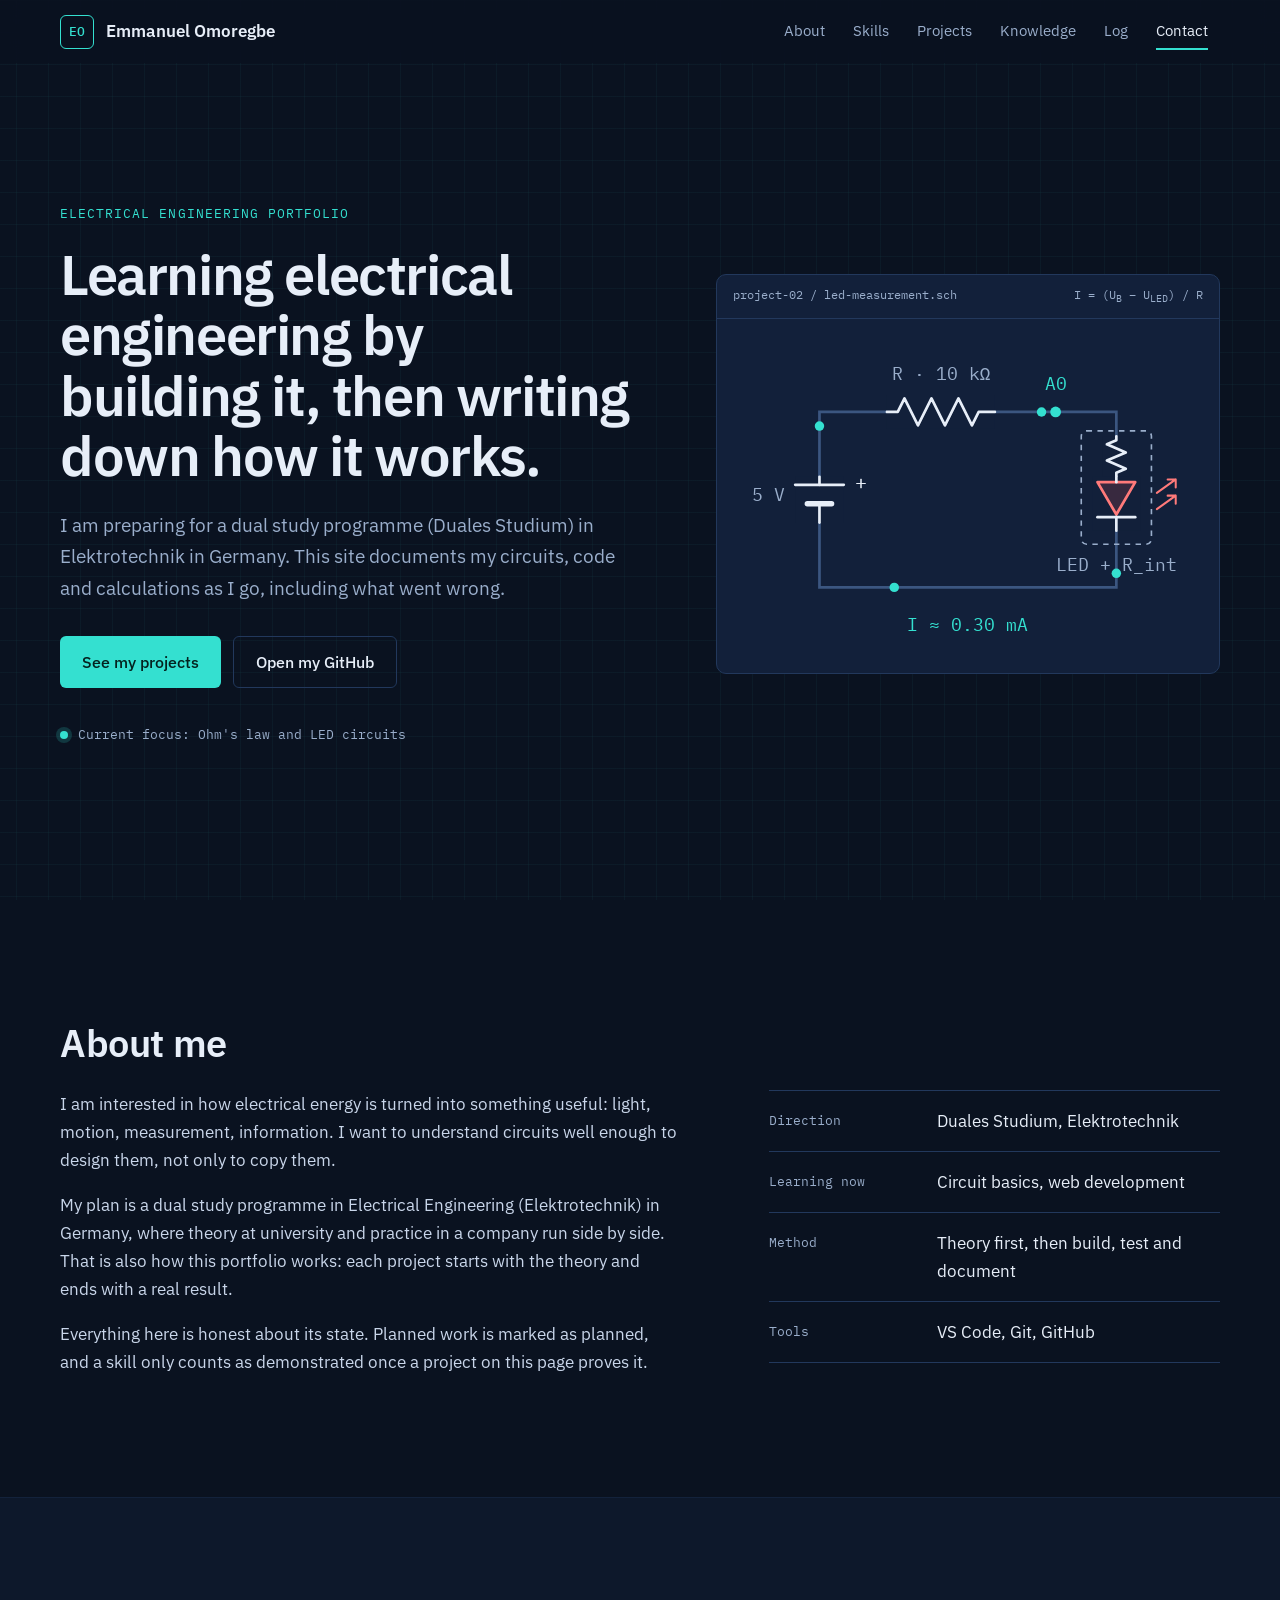
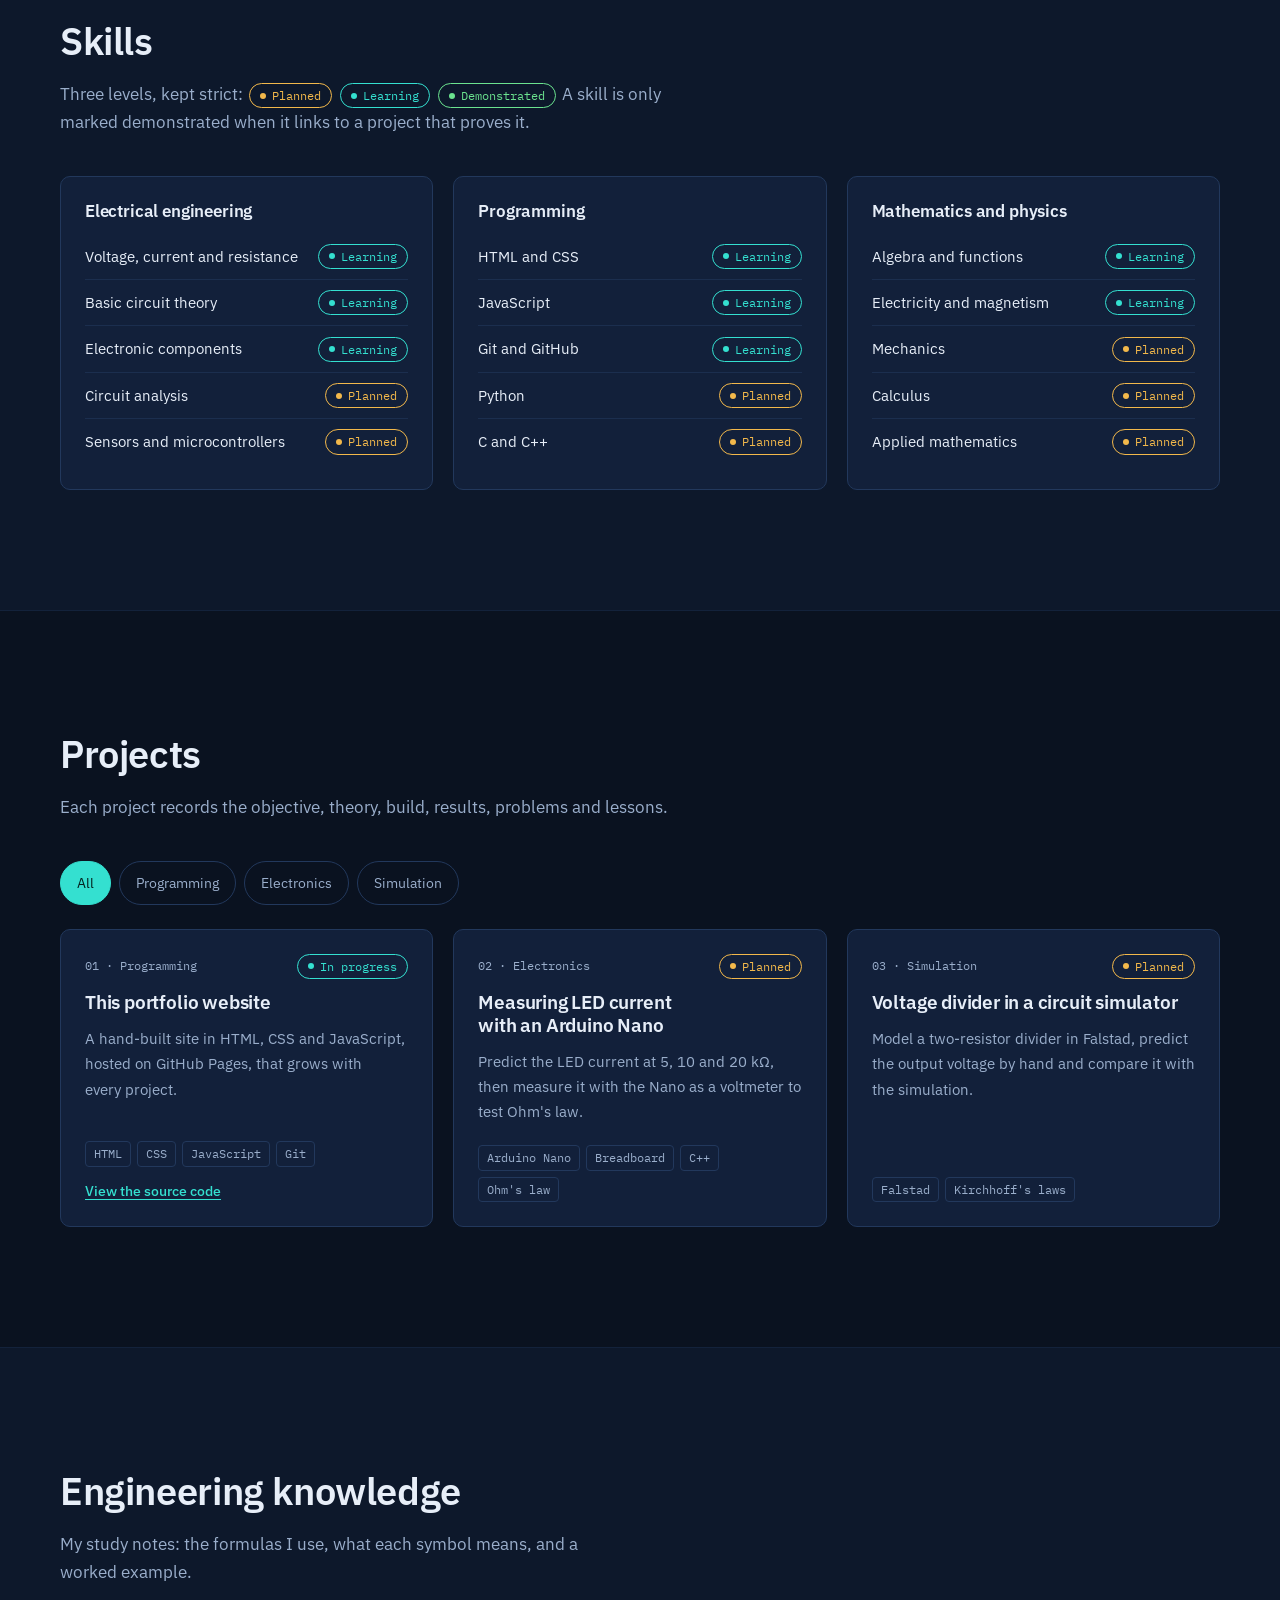
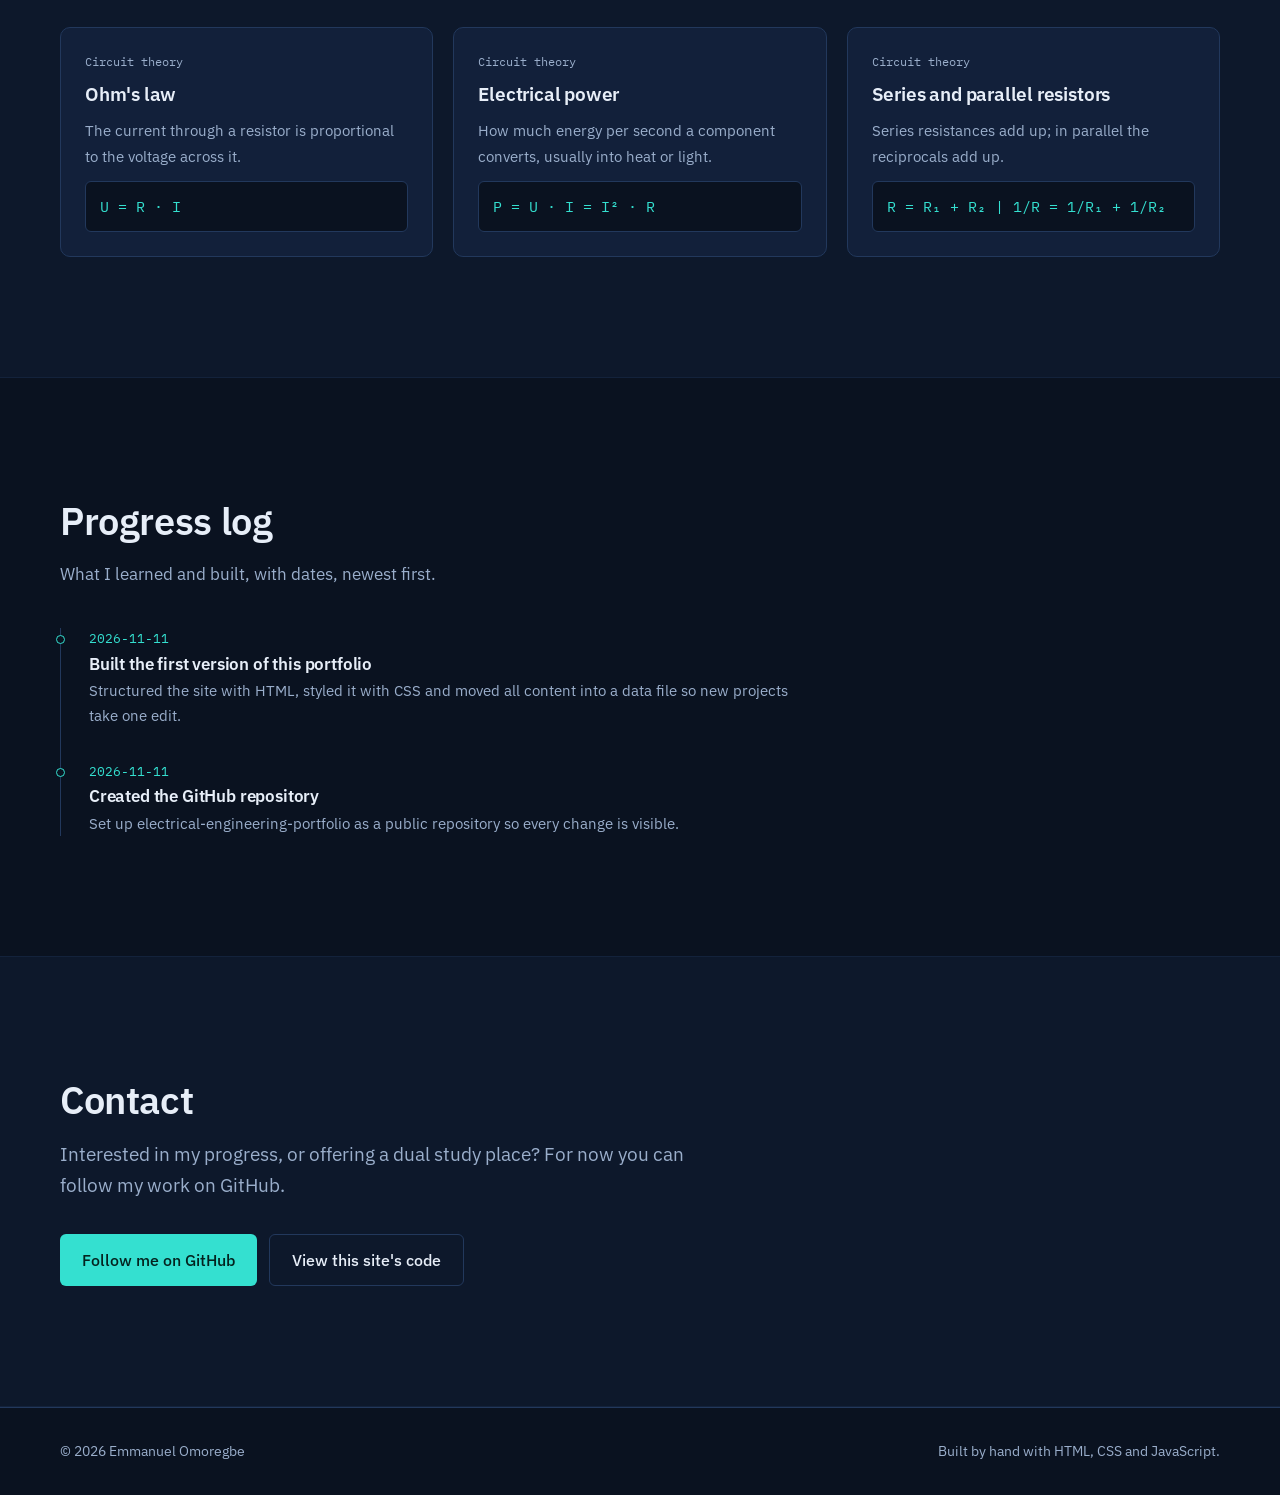
<file: index.html>
<!DOCTYPE html>
<html lang="en">
<head>
  <meta charset="UTF-8">
  <meta name="viewport" content="width=device-width, initial-scale=1">
  <title>Emmanuel Omoregbe · Electrical Engineering Portfolio</title>
  <meta name="description" content="Electrical engineering portfolio of Emmanuel Omoregbe: electronics, programming, mathematics and physics projects, documented while preparing for a dual study programme in Elektrotechnik.">
  <meta name="theme-color" content="#0a1220">

  <!-- Share preview (used when the link is posted on LinkedIn, WhatsApp, etc.) -->
  <meta property="og:title" content="Emmanuel Omoregbe · Electrical Engineering Portfolio">
  <meta property="og:description" content="Electronics, programming, maths and physics projects, documented as I learn.">
  <meta property="og:type" content="website">

  <link rel="icon" href="assets/favicon.svg" type="image/svg+xml">

  <!-- Fonts: IBM Plex Sans for text, IBM Plex Mono for formulas, values and labels -->
  <link rel="preconnect" href="https://fonts.googleapis.com">
  <link rel="preconnect" href="https://fonts.gstatic.com" crossorigin>
  <link href="https://fonts.googleapis.com/css2?family=IBM+Plex+Mono:wght@400;500&family=IBM+Plex+Sans:wght@400;500;600&display=swap" rel="stylesheet">

  <link rel="stylesheet" href="css/style.css">

  <!-- data.js holds your content (skills, projects, notes, log). main.js turns it into HTML. -->
  <script src="js/data.js" defer></script>
  <script src="js/main.js" defer></script>
</head>
<body>
  <a class="skip-link" href="#main">Skip to content</a>

  <!-- ============ HEADER / NAVIGATION ============ -->
  <header class="site-header">
    <div class="wrap header-inner">
      <a class="brand" href="#home" aria-label="Emmanuel Omoregbe, back to top">
        <span class="brand-mark" aria-hidden="true">EO</span>
        <span class="brand-name">Emmanuel Omoregbe</span>
      </a>

      <button class="nav-toggle" type="button" aria-expanded="false" aria-controls="site-nav">
        <span class="nav-toggle-bars" aria-hidden="true"></span>
        <span class="visually-hidden">Open menu</span>
      </button>

      <nav id="site-nav" class="site-nav" aria-label="Main">
        <a href="#about">About</a>
        <a href="#skills">Skills</a>
        <a href="#projects">Projects</a>
        <a href="#knowledge">Knowledge</a>
        <a href="#log">Log</a>
        <a href="#contact">Contact</a>
      </nav>
    </div>
  </header>

  <main id="main">

    <!-- ============ HOME / HERO ============ -->
    <section id="home" class="hero">
      <div class="wrap hero-grid">
        <div class="hero-text" data-enter>
          <p class="eyebrow">Electrical engineering portfolio</p>
          <h1>Learning electrical engineering by building it, then writing down how it works.</h1>
          <p class="lead">
            I am preparing for a dual study programme (Duales Studium) in Elektrotechnik in Germany.
            This site documents my circuits, code and calculations as I go, including what went wrong.
          </p>
          <div class="button-row">
            <a class="button button-primary" href="#projects">See my projects</a>
            <a class="button button-secondary" href="https://github.com/Manuopus" target="_blank" rel="noopener">Open my GitHub</a>
          </div>
          <!-- EDIT: update this line whenever your focus changes -->
          <p class="focus"><span class="focus-dot" aria-hidden="true"></span>Current focus: Ohm's law and LED circuits</p>
        </div>

        <!-- The schematic of the first electronics project. The dots show conventional current flow. -->
        <figure class="schematic" data-enter aria-label="Circuit diagram: a 5 volt supply, a 10 kilohm resistor and an LED with built-in resistor in series, measured at pin A0">
          <div class="schematic-bar" aria-hidden="true">
            <span>project-02 / led-measurement.sch</span>
            <span>I = (U<sub>B</sub> − U<sub>LED</sub>) / R</span>
          </div>
          <svg viewBox="0 0 360 250" role="img" aria-hidden="true">
            <!-- wire loop: up the left, across the top, down the right, back along the bottom -->
            <path id="loop" class="wire" d="M70 190 L70 60 L290 60 L290 190 Z"/>

            <g class="current">
              <circle r="3.5"><animateMotion dur="4s" repeatCount="indefinite" begin="0s"><mpath href="#loop"/></animateMotion></circle>
              <circle r="3.5"><animateMotion dur="4s" repeatCount="indefinite" begin="-1s"><mpath href="#loop"/></animateMotion></circle>
              <circle r="3.5"><animateMotion dur="4s" repeatCount="indefinite" begin="-2s"><mpath href="#loop"/></animateMotion></circle>
              <circle r="3.5"><animateMotion dur="4s" repeatCount="indefinite" begin="-3s"><mpath href="#loop"/></animateMotion></circle>
            </g>

            <!-- battery (left) -->
            <rect class="gap" x="52" y="108" width="36" height="34"/>
            <line class="part" x1="52" y1="114" x2="88" y2="114"/>
            <line class="part thick" x1="61" y1="128" x2="79" y2="128"/>
            <line class="part" x1="70" y1="114" x2="70" y2="108"/>
            <line class="part" x1="70" y1="128" x2="70" y2="142"/>
            <text class="label" x="96" y="118">+</text>
            <text class="value" x="20" y="126">5 V</text>

            <!-- resistor (top) -->
            <rect class="gap" x="120" y="48" width="80" height="24"/>
            <path class="part" d="M120 60 L128 60 L133 50 L143 70 L153 50 L163 70 L173 50 L183 70 L188 60 L200 60"/>
            <text class="value" x="160" y="36" text-anchor="middle">R · 10 kΩ</text>

            <!-- measuring point: the Arduino's A0 pin reads the voltage here -->
            <circle class="node" cx="245" cy="60" r="4"/>
            <text class="value accent" x="245" y="44" text-anchor="middle">A0</text>

            <!-- LED module (right): built-in resistor + LED, pointing down in the direction of current -->
            <rect class="module" x="264" y="74" width="52" height="84" rx="4"/>
            <rect class="gap" x="280" y="78" width="20" height="30"/>
            <path class="part" d="M290 78 L290 81 L283 84 L297 90 L283 96 L297 102 L290 105 L290 108"/>
            <rect class="gap" x="272" y="108" width="36" height="40"/>
            <path class="part led" d="M276 112 L304 112 L290 136 Z"/>
            <line class="part" x1="276" y1="138" x2="304" y2="138"/>
            <line class="part" x1="290" y1="108" x2="290" y2="112"/>
            <line class="part" x1="290" y1="138" x2="290" y2="148"/>
            <path class="part glow" d="M320 120 L334 110 M328 110 L334 110 L334 116"/>
            <path class="part glow" d="M320 132 L334 122 M328 122 L334 122 L334 128"/>
            <text class="value" x="290" y="178" text-anchor="middle">LED + R_int</text>

            <!-- predicted current (bottom) -->
            <text class="value accent" x="180" y="222" text-anchor="middle">I ≈ 0.30 mA</text>
          </svg>
        </figure>
      </div>
    </section>

    <!-- ============ ABOUT ============ -->
    <section id="about" class="section">
      <div class="wrap">
        <h2 class="section-title">About me</h2>
        <div class="about-grid">
          <div class="prose">
            <!-- EDIT: rewrite these paragraphs in your own words. Keep them true. -->
            <p>
              I am interested in how electrical energy is turned into something useful: light, motion,
              measurement, information. I want to understand circuits well enough to design them,
              not only to copy them.
            </p>
            <p>
              My plan is a dual study programme in Electrical Engineering (Elektrotechnik) in Germany,
              where theory at university and practice in a company run side by side. That is also how
              this portfolio works: each project starts with the theory and ends with a real result.
            </p>
            <p>
              Everything here is honest about its state. Planned work is marked as planned, and a skill
              only counts as demonstrated once a project on this page proves it.
            </p>
          </div>

          <dl class="facts">
            <div>
              <dt>Direction</dt>
              <dd>Duales Studium, Elektrotechnik</dd>
            </div>
            <div>
              <dt>Learning now</dt>
              <dd>Circuit basics, web development</dd>
            </div>
            <div>
              <dt>Method</dt>
              <dd>Theory first, then build, test and document</dd>
            </div>
            <div>
              <dt>Tools</dt>
              <dd>VS Code, Git, GitHub</dd>
            </div>
            <!-- EDIT: add a "Long-term goal" row once you have decided on one, e.g. a field like embedded systems or energy technology -->

          </dl>
        </div>
      </div>
    </section>

    <!-- ============ SKILLS ============ -->
    <section id="skills" class="section section-alt">
      <div class="wrap">
        <h2 class="section-title">Skills</h2>
        <p class="section-intro">
          Three levels, kept strict:
          <span class="status status-planned">Planned</span>
          <span class="status status-learning">Learning</span>
          <span class="status status-demonstrated">Demonstrated</span>
          A skill is only marked demonstrated when it links to a project that proves it.
        </p>
        <!-- Filled in by js/main.js from the "skills" list in js/data.js -->
        <div class="skill-groups" id="skill-groups"></div>
      </div>
    </section>

    <!-- ============ PROJECTS ============ -->
    <section id="projects" class="section">
      <div class="wrap">
        <h2 class="section-title">Projects</h2>
        <p class="section-intro">
          Each project records the objective, theory, build, results, problems and lessons.
        </p>
        <div class="filters" id="project-filters" role="group" aria-label="Filter projects by area"></div>
        <!-- Filled in by js/main.js from the "projects" list in js/data.js -->
        <div class="card-grid" id="project-list"></div>
      </div>
    </section>

    <!-- ============ ENGINEERING KNOWLEDGE ============ -->
    <section id="knowledge" class="section section-alt">
      <div class="wrap">
        <h2 class="section-title">Engineering knowledge</h2>
        <p class="section-intro">
          My study notes: the formulas I use, what each symbol means, and a worked example.
        </p>
        <!-- Filled in by js/main.js from the "knowledge" list in js/data.js -->
        <div class="card-grid" id="knowledge-list"></div>
      </div>
    </section>

    <!-- ============ PROGRESS LOG ============ -->
    <section id="log" class="section">
      <div class="wrap">
        <h2 class="section-title">Progress log</h2>
        <p class="section-intro">What I learned and built, with dates, newest first.</p>
        <!-- Filled in by js/main.js from the "log" list in js/data.js -->
        <ol class="timeline" id="log-list"></ol>
      </div>
    </section>

    <!-- ============ CONTACT ============ -->
    <section id="contact" class="section section-alt">
      <div class="wrap contact">
        <h2 class="section-title">Contact</h2>
        <p class="lead">
          Interested in my progress, or offering a dual study place? For now you can follow my work on GitHub.
        </p>
        <div class="button-row">
          <a class="button button-primary" href="https://github.com/Manuopus" target="_blank" rel="noopener">Follow me on GitHub</a>
          <!-- EDIT: add your email or LinkedIn when you are ready, for example:
          <a class="button button-secondary" href="mailto:you@your-address.com">Send me an email</a>
          <a class="button button-secondary" href="https://www.linkedin.com/in/your-profile" target="_blank" rel="noopener">Open my LinkedIn</a>
          -->
          <a class="button button-secondary" href="https://github.com/Manuopus/electrical-engineering-portfolio" target="_blank" rel="noopener">View this site's code</a>
        </div>
      </div>
    </section>
  </main>

  <footer class="site-footer">
    <div class="wrap footer-inner">
      <p>© <span id="year"></span> Emmanuel Omoregbe</p>
      <p>Built by hand with HTML, CSS and JavaScript.</p>
    </div>
  </footer>
</body>
</html>
</file>
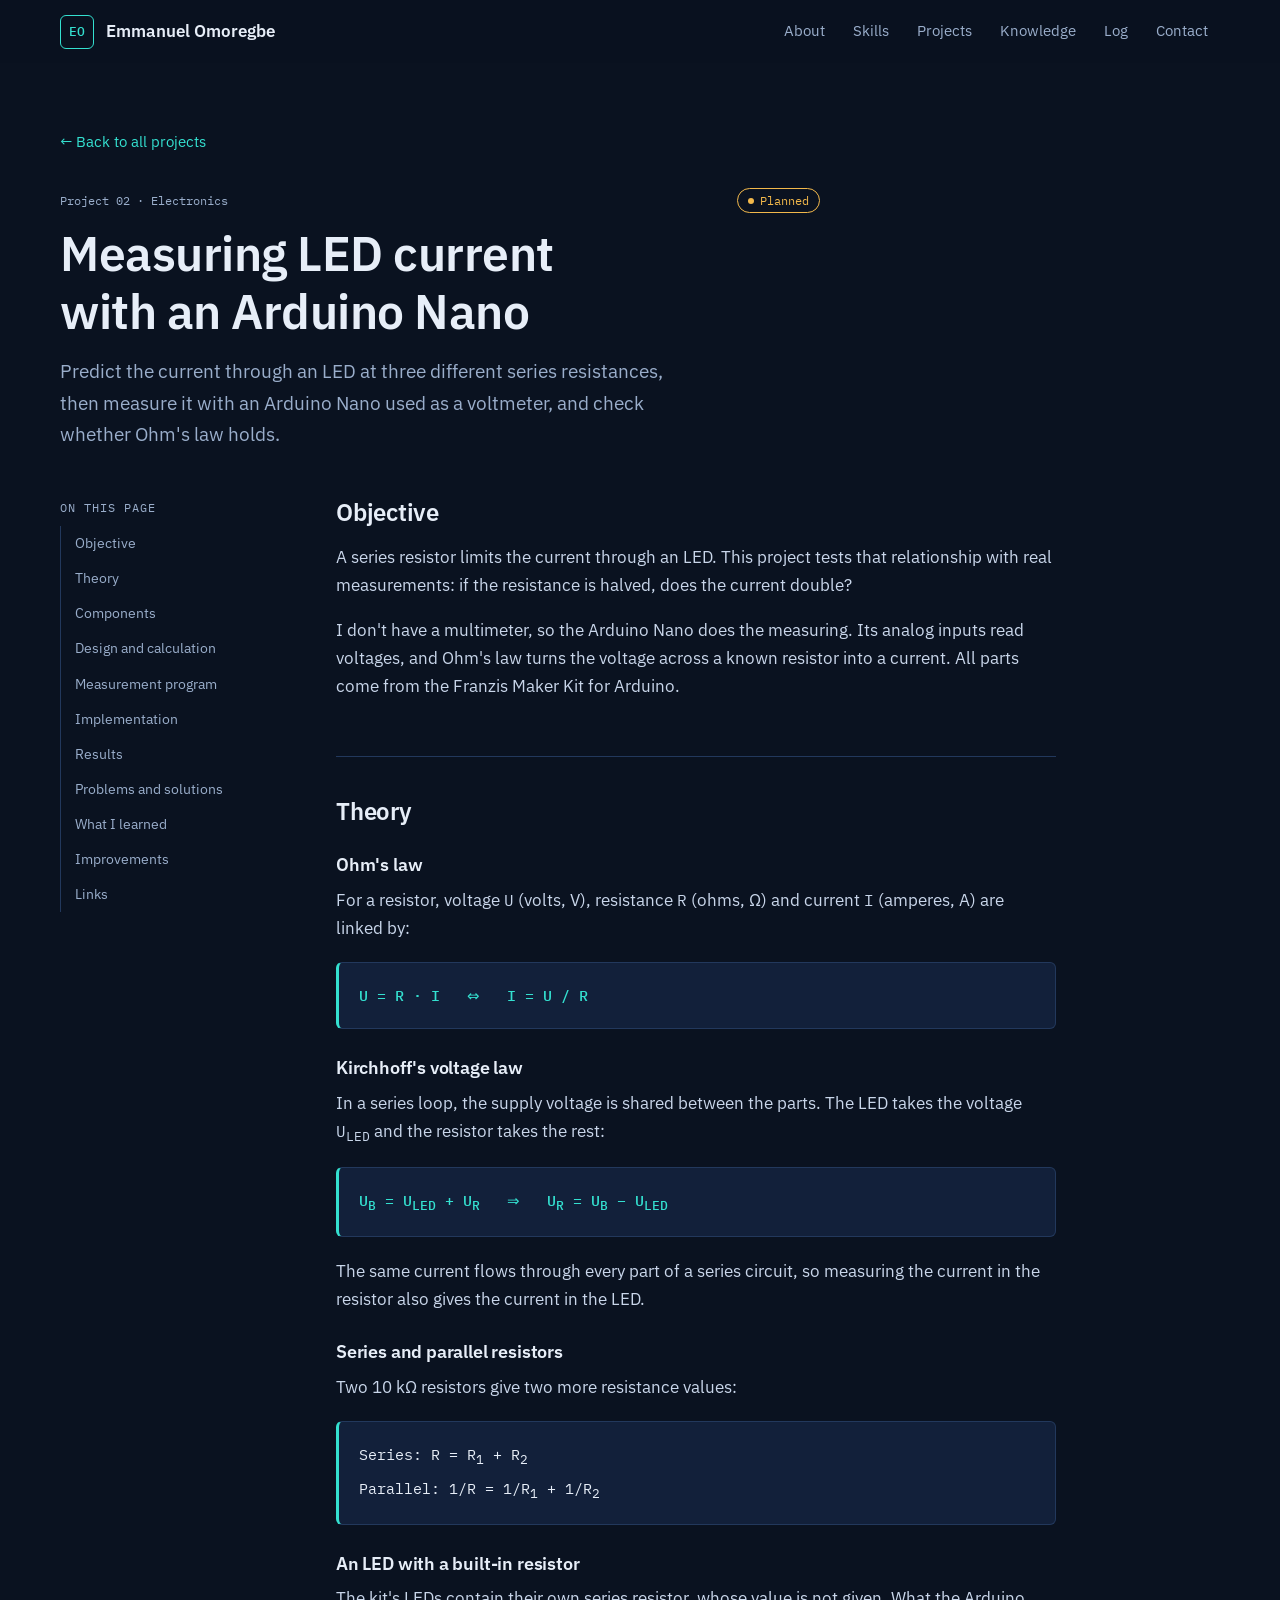
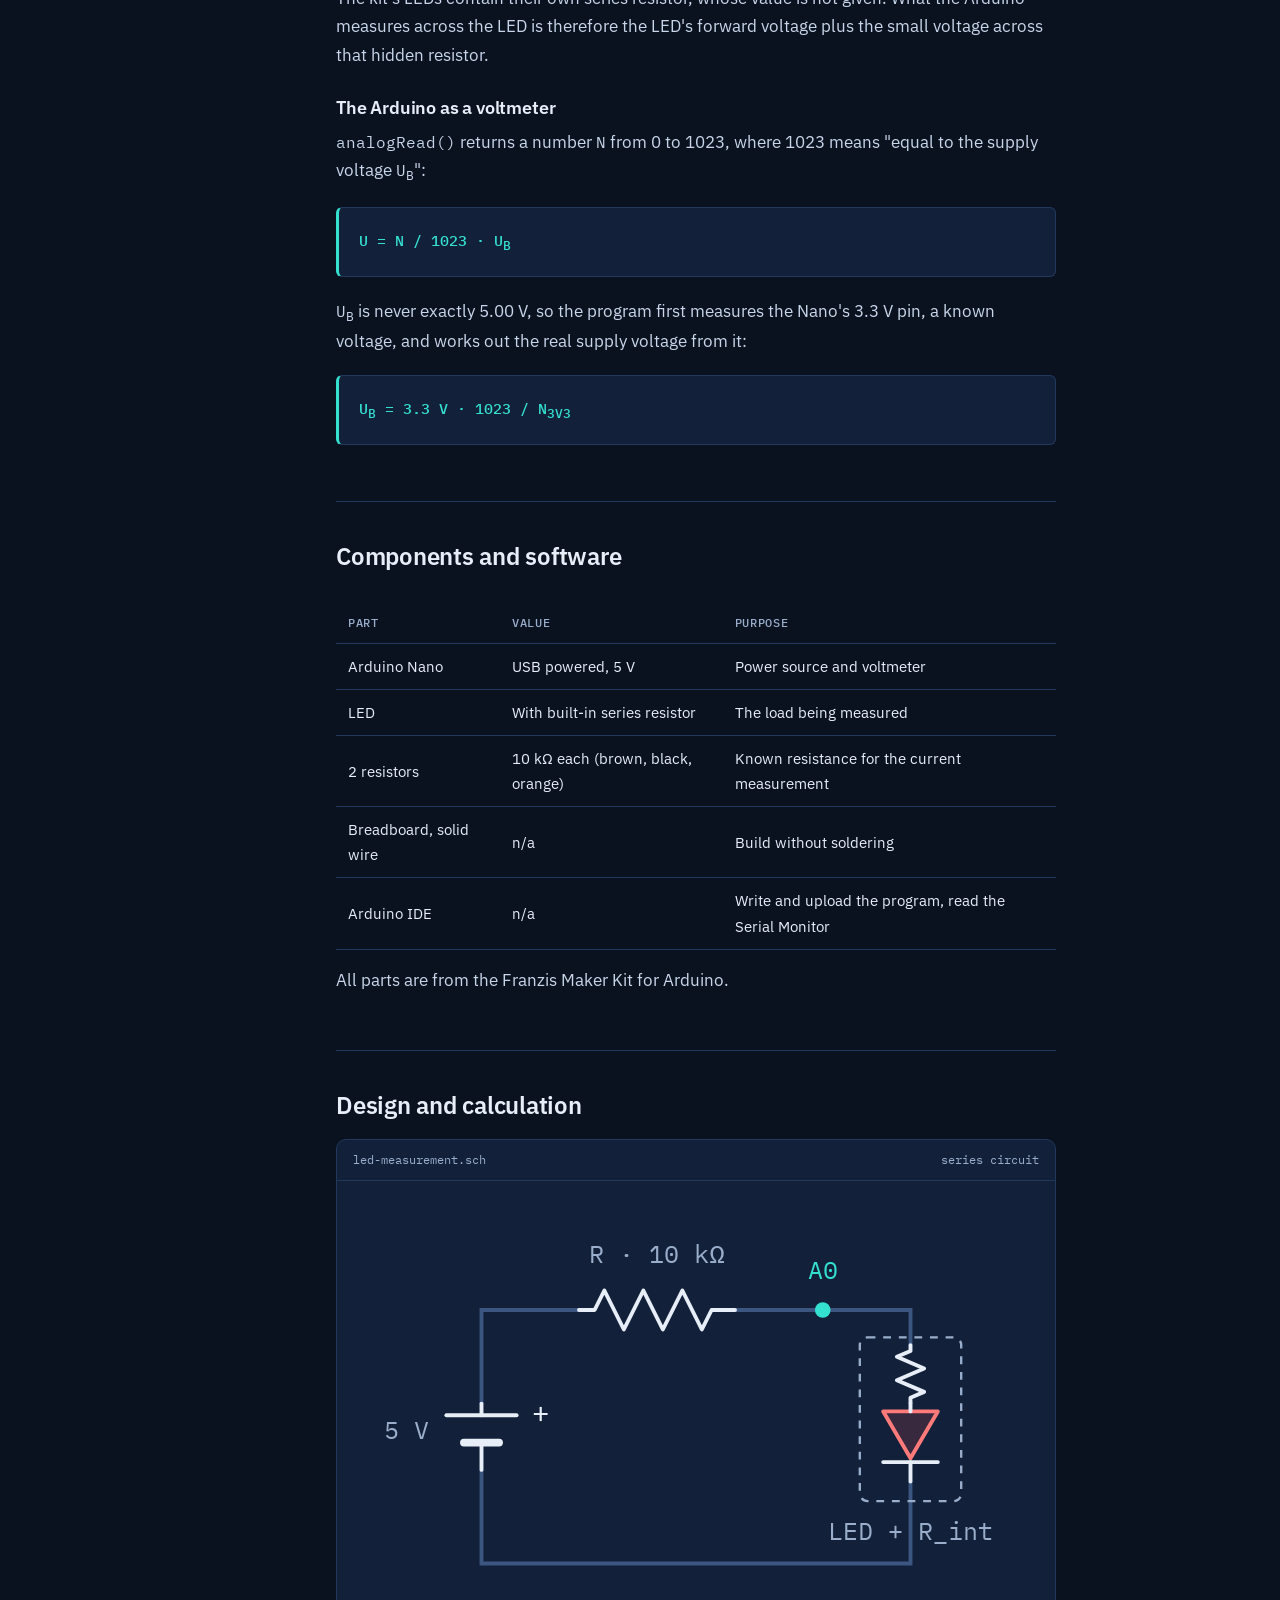
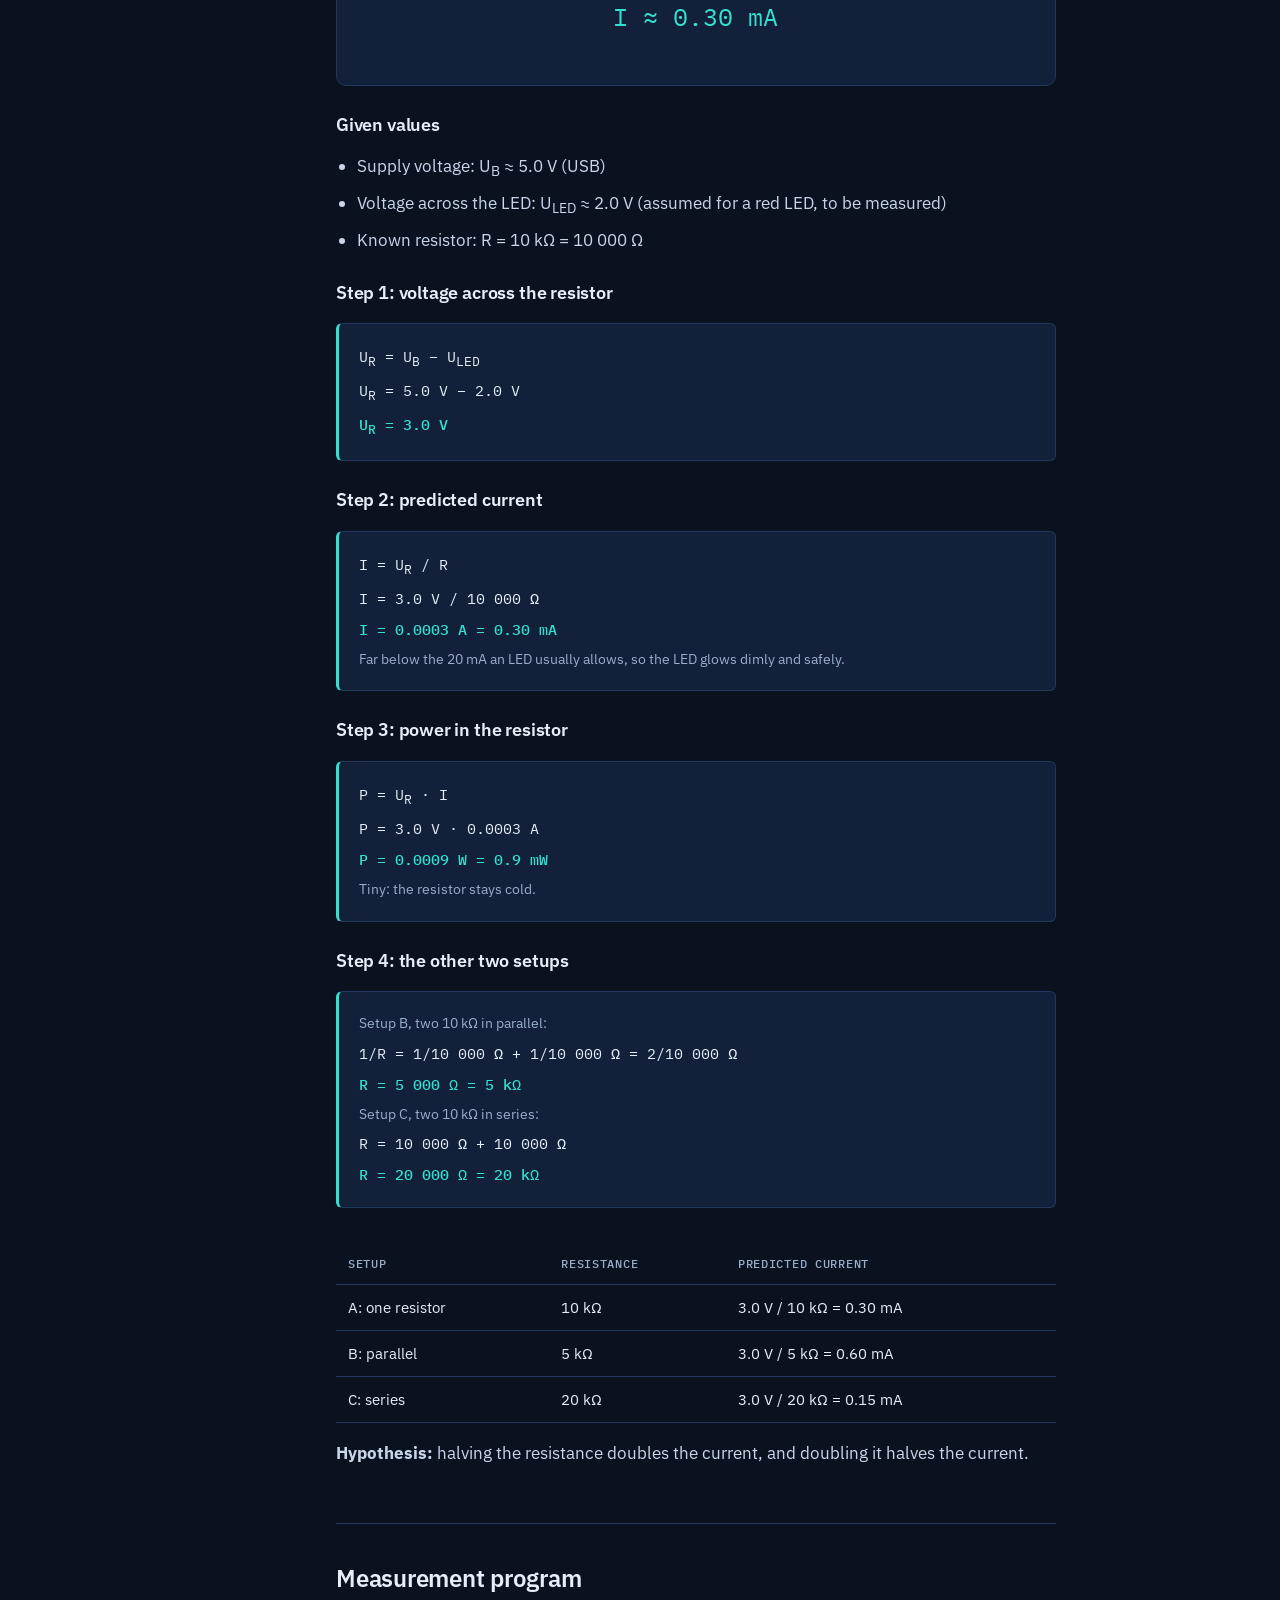
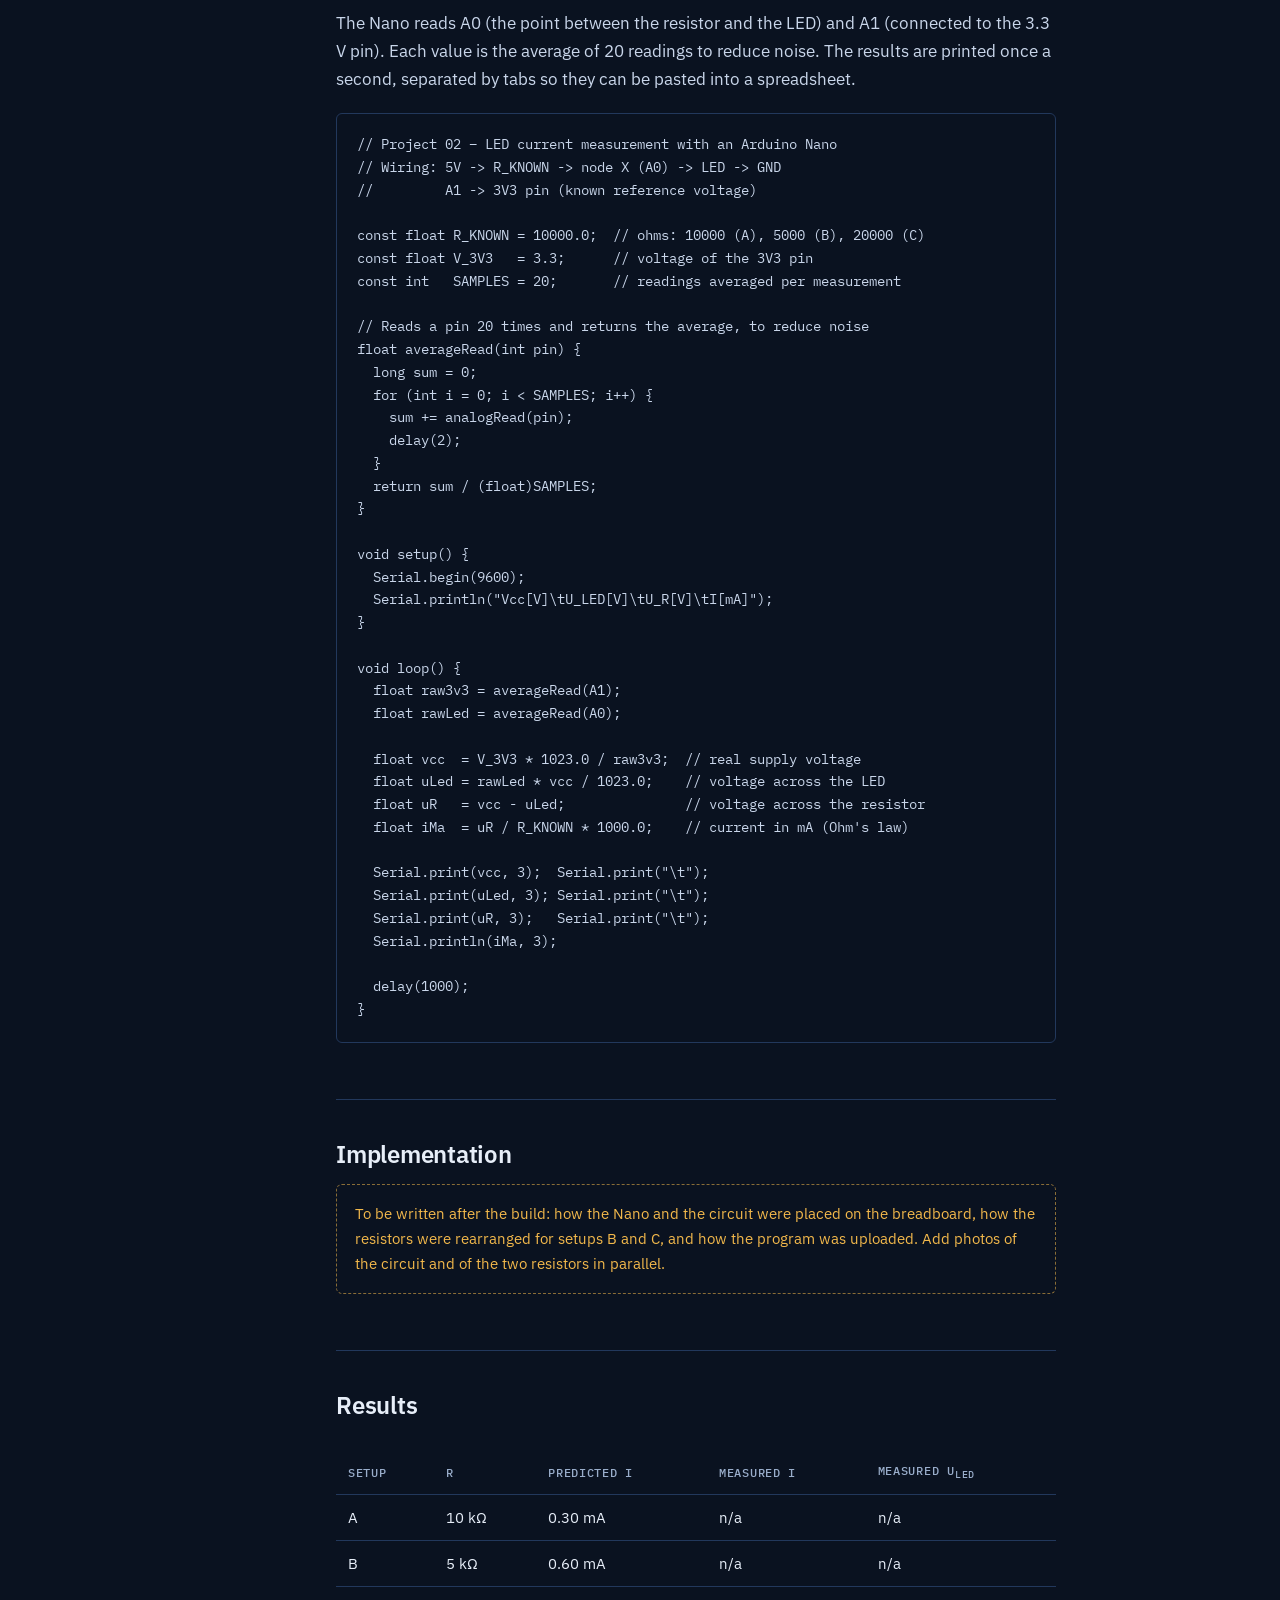
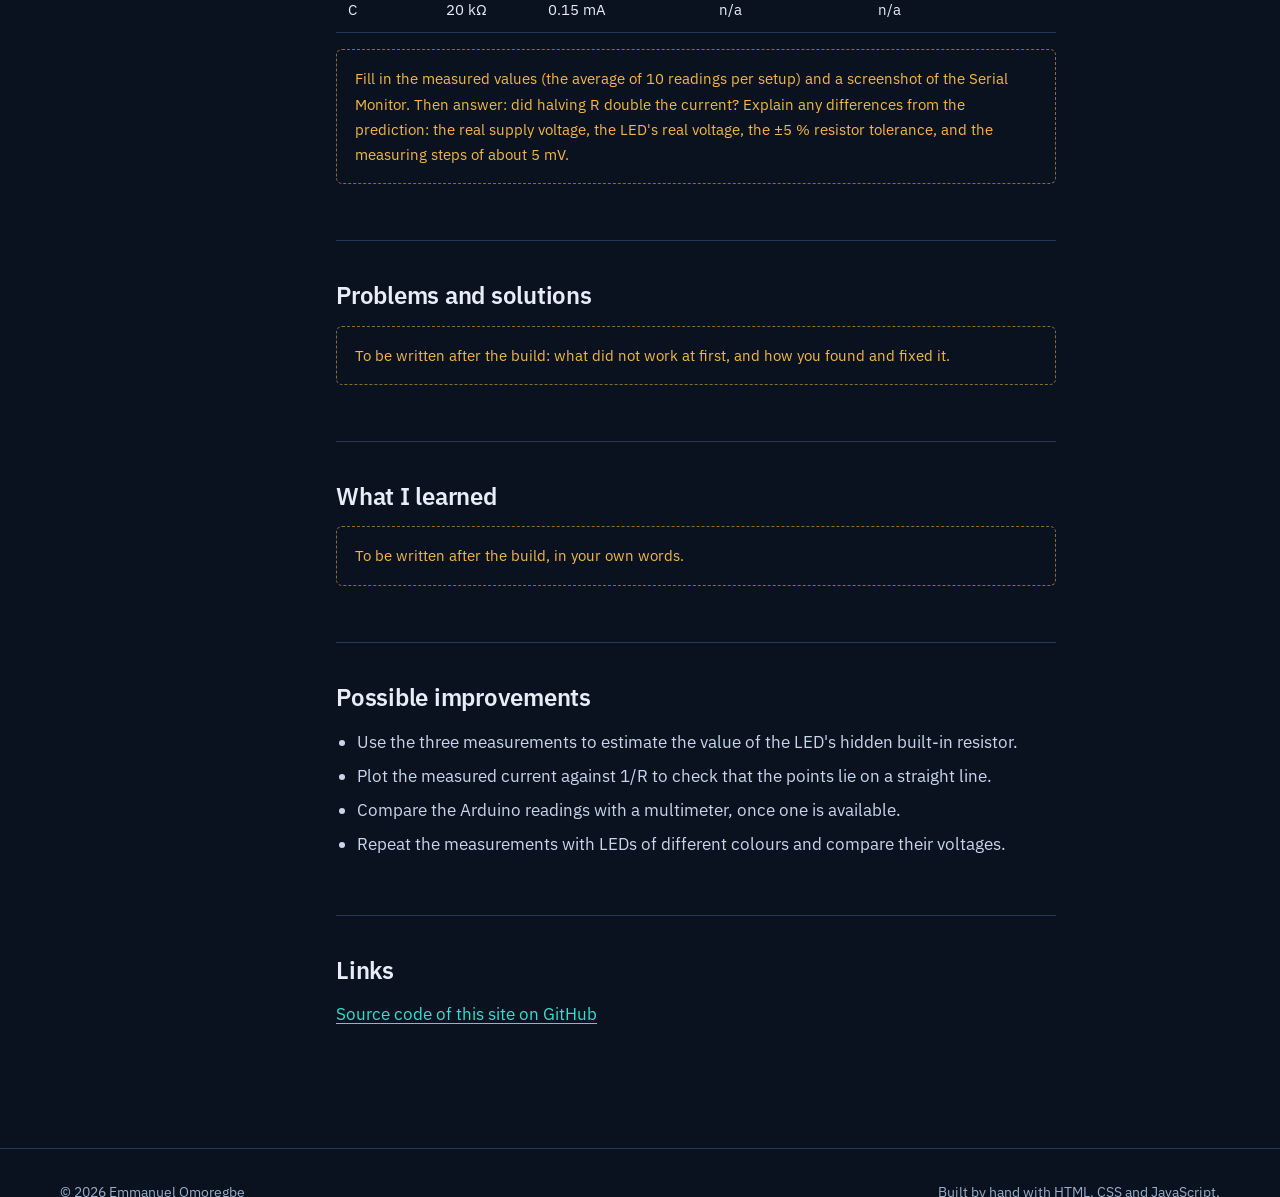
<file: projects/led-resistor.html>
<!DOCTYPE html>
<html lang="en">
<head>
  <meta charset="UTF-8">
  <meta name="viewport" content="width=device-width, initial-scale=1">
  <title>Measuring LED current with an Arduino Nano · Emmanuel Omoregbe</title>
  <meta name="description" content="Project 02: predicting and measuring the current through an LED at three series resistances, using an Arduino Nano as a voltmeter.">
  <meta name="theme-color" content="#0a1220">
  <link rel="icon" href="../assets/favicon.svg" type="image/svg+xml">
  <link rel="preconnect" href="https://fonts.googleapis.com">
  <link rel="preconnect" href="https://fonts.gstatic.com" crossorigin>
  <link href="https://fonts.googleapis.com/css2?family=IBM+Plex+Mono:wght@400;500&family=IBM+Plex+Sans:wght@400;500;600&display=swap" rel="stylesheet">
  <!-- Note the "../": this page is one folder deeper than index.html -->
  <link rel="stylesheet" href="../css/style.css">
  <script src="../js/main.js" defer></script>
</head>
<body>
  <a class="skip-link" href="#main">Skip to content</a>

  <header class="site-header">
    <div class="wrap header-inner">
      <a class="brand" href="../index.html" aria-label="Emmanuel Omoregbe, home">
        <span class="brand-mark" aria-hidden="true">EO</span>
        <span class="brand-name">Emmanuel Omoregbe</span>
      </a>
      <button class="nav-toggle" type="button" aria-expanded="false" aria-controls="site-nav">
        <span class="nav-toggle-bars" aria-hidden="true"></span>
        <span class="visually-hidden">Open menu</span>
      </button>
      <nav id="site-nav" class="site-nav" aria-label="Main">
        <a href="../index.html#about">About</a>
        <a href="../index.html#skills">Skills</a>
        <a href="../index.html#projects">Projects</a>
        <a href="../index.html#knowledge">Knowledge</a>
        <a href="../index.html#log">Log</a>
        <a href="../index.html#contact">Contact</a>
      </nav>
    </div>
  </header>

  <main id="main" class="project-page">
    <div class="wrap">
      <a class="back-link" href="../index.html#projects">← Back to all projects</a>

      <header class="project-header">
        <div class="card-meta">
          <span>Project 02 · Electronics</span>
          <!-- EDIT: change to status-in-progress / "In progress" when you start building,
               and to status-completed / "Completed" when results are written up -->
          <span class="status status-planned">Planned</span>
        </div>
        <h1>Measuring LED current with an Arduino Nano</h1>
        <p class="lead">
          Predict the current through an LED at three different series resistances, then measure it
          with an Arduino Nano used as a voltmeter, and check whether Ohm's law holds.
        </p>
      </header>

      <div class="project-layout">
        <nav class="toc" aria-label="On this page">
          <p>On this page</p>
          <ol>
            <li><a href="#objective">Objective</a></li>
            <li><a href="#theory">Theory</a></li>
            <li><a href="#components">Components</a></li>
            <li><a href="#design">Design and calculation</a></li>
            <li><a href="#program">Measurement program</a></li>
            <li><a href="#implementation">Implementation</a></li>
            <li><a href="#results">Results</a></li>
            <li><a href="#problems">Problems and solutions</a></li>
            <li><a href="#learned">What I learned</a></li>
            <li><a href="#improvements">Improvements</a></li>
            <li><a href="#links">Links</a></li>
          </ol>
        </nav>

        <article class="doc">
          <section id="objective">
            <h2>Objective</h2>
            <p>
              A series resistor limits the current through an LED. This project tests that relationship
              with real measurements: if the resistance is halved, does the current double?
            </p>
            <p>
              I don't have a multimeter, so the Arduino Nano does the measuring. Its analog inputs read
              voltages, and Ohm's law turns the voltage across a known resistor into a current.
              All parts come from the Franzis Maker Kit for Arduino.
            </p>
          </section>

          <section id="theory">
            <h2>Theory</h2>
            <h3>Ohm's law</h3>
            <p>
              For a resistor, voltage <code>U</code> (volts, V), resistance <code>R</code> (ohms, Ω) and
              current <code>I</code> (amperes, A) are linked by:
            </p>
            <div class="calc"><p class="result">U = R · I &nbsp;&nbsp;⇔&nbsp;&nbsp; I = U / R</p></div>

            <h3>Kirchhoff's voltage law</h3>
            <p>
              In a series loop, the supply voltage is shared between the parts. The LED takes the voltage
              <code>U<sub>LED</sub></code> and the resistor takes the rest:
            </p>
            <div class="calc"><p class="result">U<sub>B</sub> = U<sub>LED</sub> + U<sub>R</sub> &nbsp;&nbsp;⇒&nbsp;&nbsp; U<sub>R</sub> = U<sub>B</sub> − U<sub>LED</sub></p></div>
            <p>
              The same current flows through every part of a series circuit, so measuring the current
              in the resistor also gives the current in the LED.
            </p>

            <h3>Series and parallel resistors</h3>
            <p>Two 10 kΩ resistors give two more resistance values:</p>
            <div class="calc">
              <p>Series: R = R<sub>1</sub> + R<sub>2</sub></p>
              <p>Parallel: 1/R = 1/R<sub>1</sub> + 1/R<sub>2</sub></p>
            </div>

            <h3>An LED with a built-in resistor</h3>
            <p>
              The kit's LEDs contain their own series resistor, whose value is not given. What the
              Arduino measures across the LED is therefore the LED's forward voltage plus the small
              voltage across that hidden resistor.
            </p>

            <h3>The Arduino as a voltmeter</h3>
            <p>
              <code>analogRead()</code> returns a number <code>N</code> from 0 to 1023, where 1023 means
              "equal to the supply voltage <code>U<sub>B</sub></code>":
            </p>
            <div class="calc"><p class="result">U = N / 1023 · U<sub>B</sub></p></div>
            <p>
              <code>U<sub>B</sub></code> is never exactly 5.00 V, so the program first measures the
              Nano's 3.3 V pin, a known voltage, and works out the real supply voltage from it:
            </p>
            <div class="calc"><p class="result">U<sub>B</sub> = 3.3 V · 1023 / N<sub>3V3</sub></p></div>
          </section>

          <section id="components">
            <h2>Components and software</h2>
            <div class="table-scroll">
              <table class="data-table">
                <thead>
                  <tr><th>Part</th><th>Value</th><th>Purpose</th></tr>
                </thead>
                <tbody>
                  <tr><td>Arduino Nano</td><td>USB powered, 5 V</td><td>Power source and voltmeter</td></tr>
                  <tr><td>LED</td><td>With built-in series resistor</td><td>The load being measured</td></tr>
                  <tr><td>2 resistors</td><td>10 kΩ each (brown, black, orange)</td><td>Known resistance for the current measurement</td></tr>
                  <tr><td>Breadboard, solid wire</td><td>n/a</td><td>Build without soldering</td></tr>
                  <tr><td>Arduino IDE</td><td>n/a</td><td>Write and upload the program, read the Serial Monitor</td></tr>
                </tbody>
              </table>
            </div>
            <p>All parts are from the Franzis Maker Kit for Arduino.</p>
            <!-- EDIT: add the LED colour you used -->
          </section>

          <section id="design">
            <h2>Design and calculation</h2>

            <figure class="schematic" aria-label="Circuit diagram: 5 volt supply, 10 kilohm resistor and an LED with built-in resistor in series. Analog pin A0 measures the voltage between the resistor and the LED.">
              <div class="schematic-bar" aria-hidden="true"><span>led-measurement.sch</span><span>series circuit</span></div>
              <svg viewBox="0 0 360 250" role="img" aria-hidden="true">
                <path class="wire" d="M70 190 L70 60 L290 60 L290 190 Z"/>
                <rect class="gap" x="52" y="108" width="36" height="34"/>
                <line class="part" x1="52" y1="114" x2="88" y2="114"/>
                <line class="part thick" x1="61" y1="128" x2="79" y2="128"/>
                <line class="part" x1="70" y1="114" x2="70" y2="108"/>
                <line class="part" x1="70" y1="128" x2="70" y2="142"/>
                <text class="label" x="96" y="118">+</text>
                <text class="value" x="20" y="126">5 V</text>
                <rect class="gap" x="120" y="48" width="80" height="24"/>
                <path class="part" d="M120 60 L128 60 L133 50 L143 70 L153 50 L163 70 L173 50 L183 70 L188 60 L200 60"/>
                <text class="value" x="160" y="36" text-anchor="middle">R · 10 kΩ</text>
                <circle class="node" cx="245" cy="60" r="4"/>
                <text class="value accent" x="245" y="44" text-anchor="middle">A0</text>
                <rect class="module" x="264" y="74" width="52" height="84" rx="4"/>
                <rect class="gap" x="280" y="78" width="20" height="30"/>
                <path class="part" d="M290 78 L290 81 L283 84 L297 90 L283 96 L297 102 L290 105 L290 108"/>
                <rect class="gap" x="272" y="108" width="36" height="40"/>
                <path class="part led" d="M276 112 L304 112 L290 136 Z"/>
                <line class="part" x1="276" y1="138" x2="304" y2="138"/>
                <line class="part" x1="290" y1="108" x2="290" y2="112"/>
                <line class="part" x1="290" y1="138" x2="290" y2="148"/>
                <text class="value" x="290" y="178" text-anchor="middle">LED + R_int</text>
                <text class="value accent" x="180" y="222" text-anchor="middle">I ≈ 0.30 mA</text>
              </svg>
            </figure>

            <h3>Given values</h3>
            <ul>
              <li>Supply voltage: U<sub>B</sub> ≈ 5.0 V (USB)</li>
              <li>Voltage across the LED: U<sub>LED</sub> ≈ 2.0 V (assumed for a red LED, to be measured)</li>
              <li>Known resistor: R = 10 kΩ = 10 000 Ω</li>
            </ul>

            <h3>Step 1: voltage across the resistor</h3>
            <div class="calc">
              <p>U<sub>R</sub> = U<sub>B</sub> − U<sub>LED</sub></p>
              <p>U<sub>R</sub> = 5.0 V − 2.0 V</p>
              <p class="result">U<sub>R</sub> = 3.0 V</p>
            </div>

            <h3>Step 2: predicted current</h3>
            <div class="calc">
              <p>I = U<sub>R</sub> / R</p>
              <p>I = 3.0 V / 10 000 Ω</p>
              <p class="result">I = 0.0003 A = 0.30 mA</p>
              <p class="step">Far below the 20 mA an LED usually allows, so the LED glows dimly and safely.</p>
            </div>

            <h3>Step 3: power in the resistor</h3>
            <div class="calc">
              <p>P = U<sub>R</sub> · I</p>
              <p>P = 3.0 V · 0.0003 A</p>
              <p class="result">P = 0.0009 W = 0.9 mW</p>
              <p class="step">Tiny: the resistor stays cold.</p>
            </div>

            <h3>Step 4: the other two setups</h3>
            <div class="calc">
              <p class="step">Setup B, two 10 kΩ in parallel:</p>
              <p>1/R = 1/10 000 Ω + 1/10 000 Ω = 2/10 000 Ω</p>
              <p class="result">R = 5 000 Ω = 5 kΩ</p>
              <p class="step">Setup C, two 10 kΩ in series:</p>
              <p>R = 10 000 Ω + 10 000 Ω</p>
              <p class="result">R = 20 000 Ω = 20 kΩ</p>
            </div>

            <div class="table-scroll">
              <table class="data-table">
                <thead>
                  <tr><th>Setup</th><th>Resistance</th><th>Predicted current</th></tr>
                </thead>
                <tbody>
                  <tr><td>A: one resistor</td><td>10 kΩ</td><td>3.0 V / 10 kΩ = 0.30 mA</td></tr>
                  <tr><td>B: parallel</td><td>5 kΩ</td><td>3.0 V / 5 kΩ = 0.60 mA</td></tr>
                  <tr><td>C: series</td><td>20 kΩ</td><td>3.0 V / 20 kΩ = 0.15 mA</td></tr>
                </tbody>
              </table>
            </div>
            <p>
              <strong>Hypothesis:</strong> halving the resistance doubles the current, and doubling it
              halves the current.
            </p>
          </section>

          <section id="program">
            <h2>Measurement program</h2>
            <p>
              The Nano reads A0 (the point between the resistor and the LED) and A1 (connected to the
              3.3 V pin). Each value is the average of 20 readings to reduce noise. The results are
              printed once a second, separated by tabs so they can be pasted into a spreadsheet.
            </p>
<pre class="code-block"><code>// Project 02 – LED current measurement with an Arduino Nano
// Wiring: 5V -&gt; R_KNOWN -&gt; node X (A0) -&gt; LED -&gt; GND
//         A1 -&gt; 3V3 pin (known reference voltage)

const float R_KNOWN = 10000.0;  // ohms: 10000 (A), 5000 (B), 20000 (C)
const float V_3V3   = 3.3;      // voltage of the 3V3 pin
const int   SAMPLES = 20;       // readings averaged per measurement

// Reads a pin 20 times and returns the average, to reduce noise
float averageRead(int pin) {
  long sum = 0;
  for (int i = 0; i &lt; SAMPLES; i++) {
    sum += analogRead(pin);
    delay(2);
  }
  return sum / (float)SAMPLES;
}

void setup() {
  Serial.begin(9600);
  Serial.println("Vcc[V]\tU_LED[V]\tU_R[V]\tI[mA]");
}

void loop() {
  float raw3v3 = averageRead(A1);
  float rawLed = averageRead(A0);

  float vcc  = V_3V3 * 1023.0 / raw3v3;  // real supply voltage
  float uLed = rawLed * vcc / 1023.0;    // voltage across the LED
  float uR   = vcc - uLed;               // voltage across the resistor
  float iMa  = uR / R_KNOWN * 1000.0;    // current in mA (Ohm's law)

  Serial.print(vcc, 3);  Serial.print("\t");
  Serial.print(uLed, 3); Serial.print("\t");
  Serial.print(uR, 3);   Serial.print("\t");
  Serial.println(iMa, 3);

  delay(1000);
}</code></pre>
          </section>

          <section id="implementation">
            <h2>Implementation</h2>
            <p class="todo">To be written after the build: how the Nano and the circuit were placed on the breadboard, how the resistors were rearranged for setups B and C, and how the program was uploaded. Add photos of the circuit and of the two resistors in parallel.</p>
          </section>

          <section id="results">
            <h2>Results</h2>
            <div class="table-scroll">
              <table class="data-table">
                <thead>
                  <tr><th>Setup</th><th>R</th><th>Predicted I</th><th>Measured I</th><th>Measured U<sub>LED</sub></th></tr>
                </thead>
                <tbody>
                  <tr><td>A</td><td>10 kΩ</td><td>0.30 mA</td><td>n/a</td><td>n/a</td></tr>
                  <tr><td>B</td><td>5 kΩ</td><td>0.60 mA</td><td>n/a</td><td>n/a</td></tr>
                  <tr><td>C</td><td>20 kΩ</td><td>0.15 mA</td><td>n/a</td><td>n/a</td></tr>
                </tbody>
              </table>
            </div>
            <p class="todo">Fill in the measured values (the average of 10 readings per setup) and a screenshot of the Serial Monitor. Then answer: did halving R double the current? Explain any differences from the prediction: the real supply voltage, the LED's real voltage, the ±5 % resistor tolerance, and the measuring steps of about 5 mV.</p>
          </section>

          <section id="problems">
            <h2>Problems and solutions</h2>
            <p class="todo">To be written after the build: what did not work at first, and how you found and fixed it.</p>
          </section>

          <section id="learned">
            <h2>What I learned</h2>
            <p class="todo">To be written after the build, in your own words.</p>
          </section>

          <section id="improvements">
            <h2>Possible improvements</h2>
            <ul>
              <li>Use the three measurements to estimate the value of the LED's hidden built-in resistor.</li>
              <li>Plot the measured current against 1/R to check that the points lie on a straight line.</li>
              <li>Compare the Arduino readings with a multimeter, once one is available.</li>
              <li>Repeat the measurements with LEDs of different colours and compare their voltages.</li>
            </ul>
          </section>

          <section id="links">
            <h2>Links</h2>
            <p>
              <a href="https://github.com/Manuopus/electrical-engineering-portfolio" target="_blank" rel="noopener">Source code of this site on GitHub</a>
            </p>
          </section>
        </article>
      </div>
    </div>
  </main>

  <footer class="site-footer">
    <div class="wrap footer-inner">
      <p>© <span id="year"></span> Emmanuel Omoregbe</p>
      <p>Built by hand with HTML, CSS and JavaScript.</p>
    </div>
  </footer>
</body>
</html>
</file>
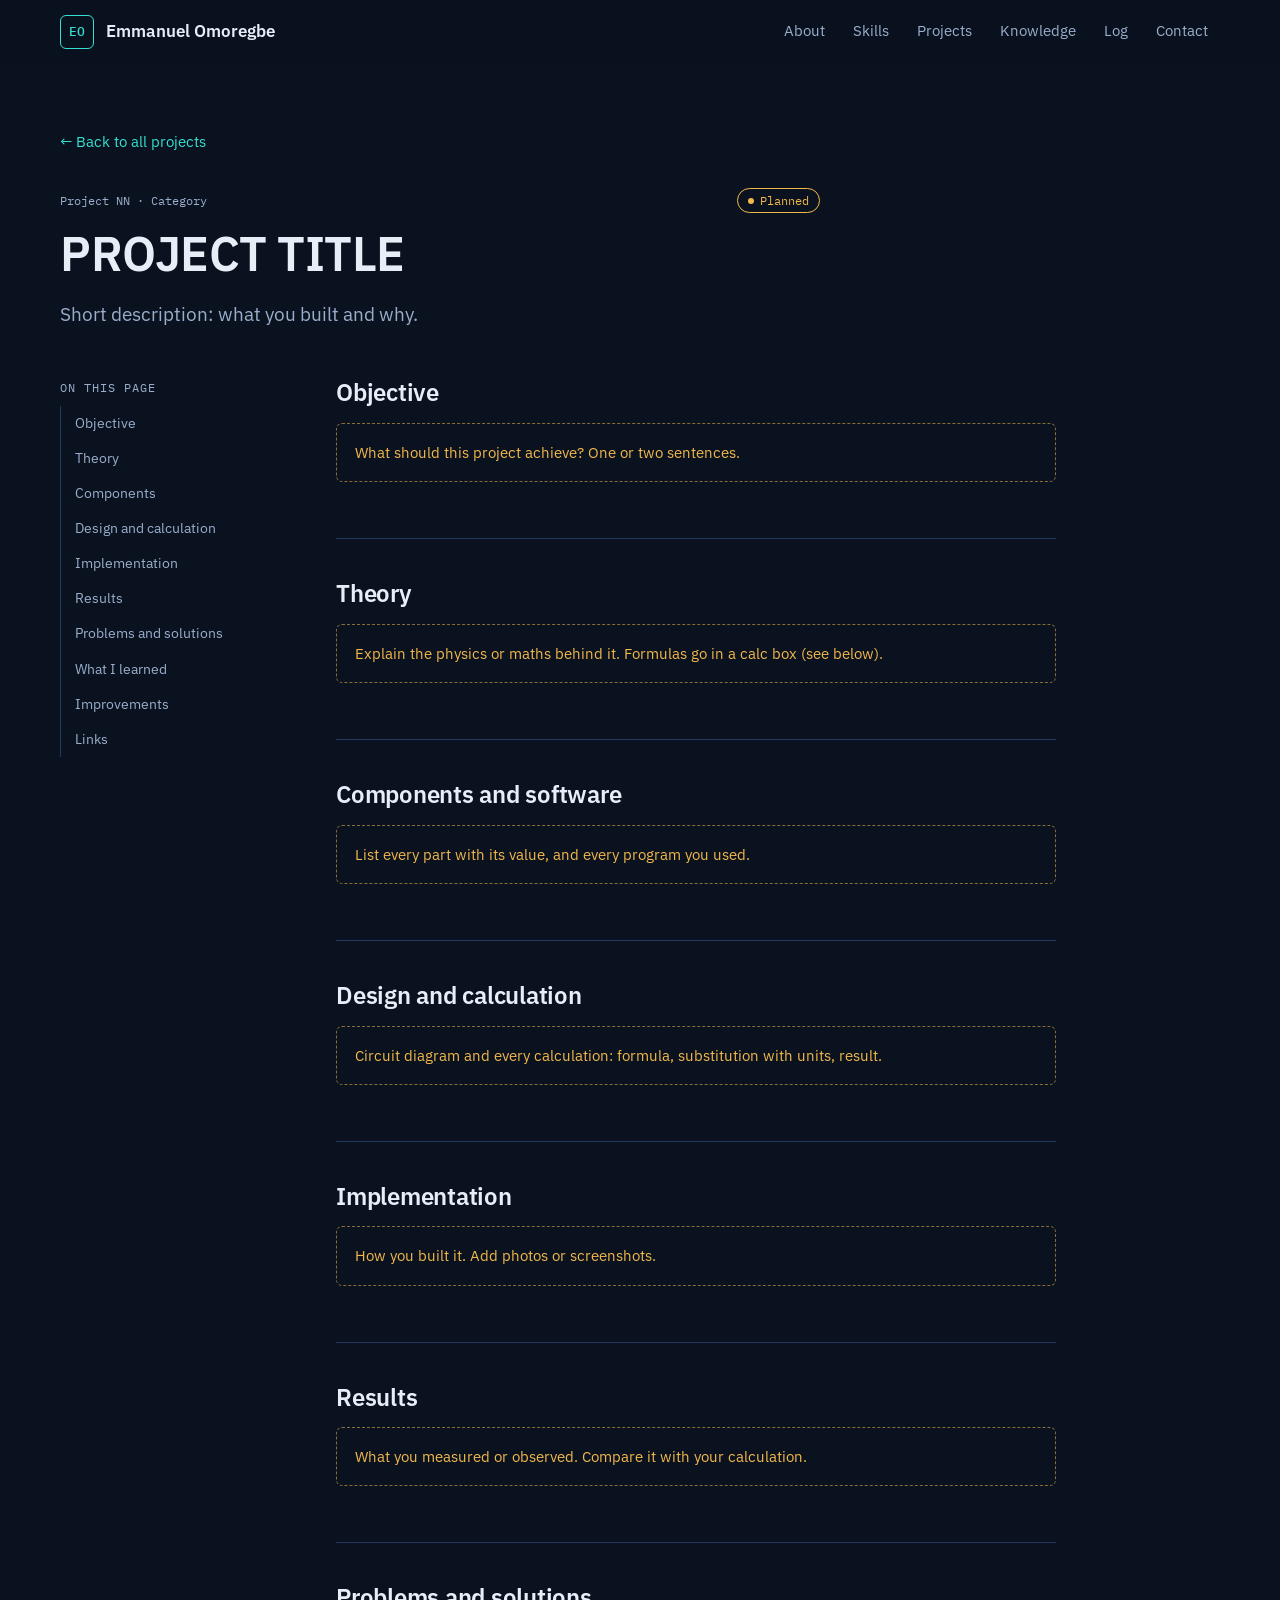
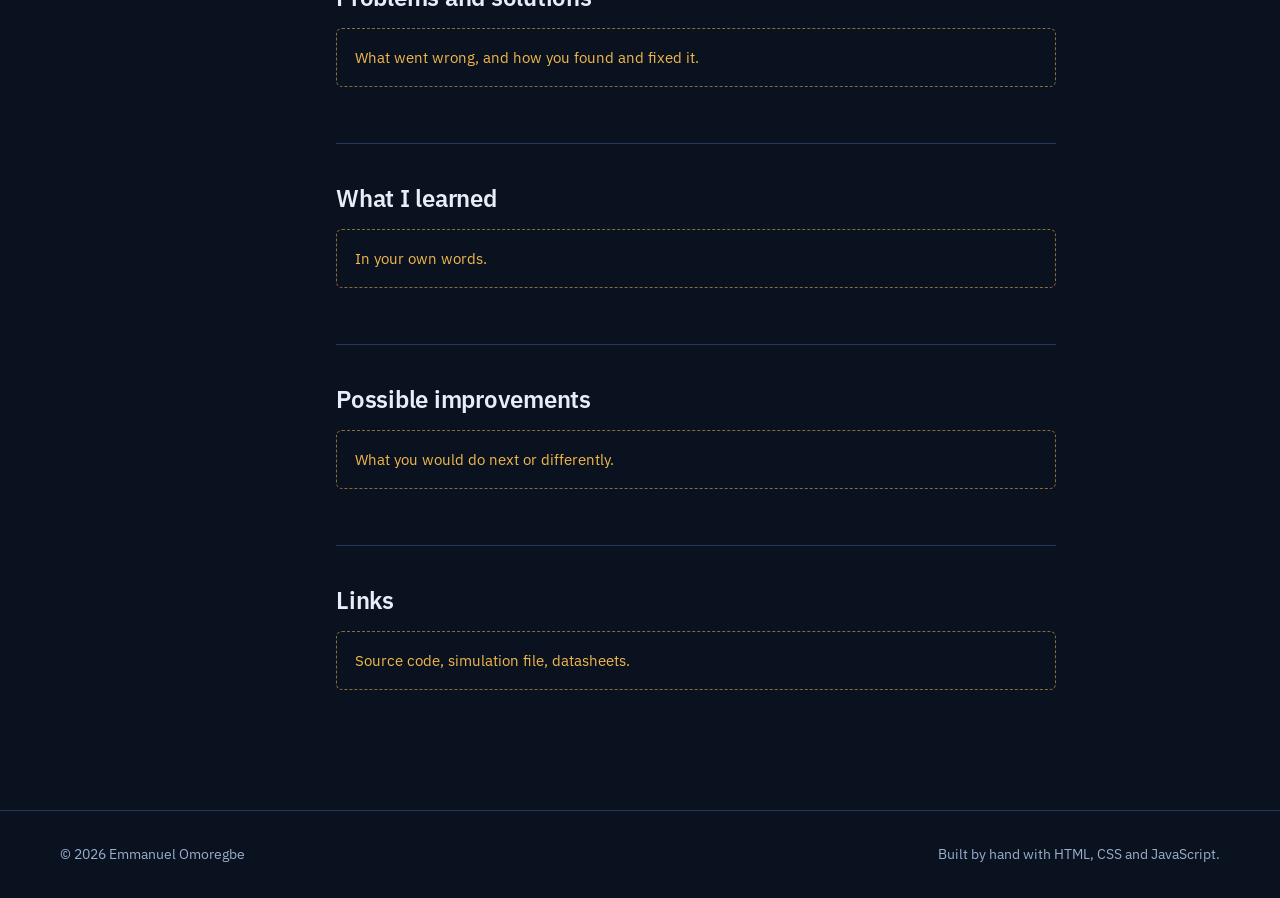
<file: projects/project-template.html>
<!DOCTYPE html>
<!--
  PROJECT PAGE TEMPLATE
  1. Copy this file and rename it, e.g. projects/voltage-divider.html (lowercase, hyphens).
  2. Replace every CAPITAL placeholder and every .todo box.
  3. Status pill: status-planned | status-in-progress | status-completed
  4. In js/data.js set the project's  page: "projects/your-file.html"
-->
<html lang="en">
<head>
  <meta charset="UTF-8">
  <meta name="viewport" content="width=device-width, initial-scale=1">
  <title>PROJECT TITLE · Emmanuel Omoregbe</title>
  <meta name="description" content="One sentence describing the project.">
  <meta name="theme-color" content="#0a1220">
  <link rel="icon" href="../assets/favicon.svg" type="image/svg+xml">
  <link rel="preconnect" href="https://fonts.googleapis.com">
  <link rel="preconnect" href="https://fonts.gstatic.com" crossorigin>
  <link href="https://fonts.googleapis.com/css2?family=IBM+Plex+Mono:wght@400;500&family=IBM+Plex+Sans:wght@400;500;600&display=swap" rel="stylesheet">
  <!-- Note the "../": this page is one folder deeper than index.html -->
  <link rel="stylesheet" href="../css/style.css">
  <script src="../js/main.js" defer></script>
</head>
<body>
  <a class="skip-link" href="#main">Skip to content</a>

  <header class="site-header">
    <div class="wrap header-inner">
      <a class="brand" href="../index.html" aria-label="Emmanuel Omoregbe, home">
        <span class="brand-mark" aria-hidden="true">EO</span>
        <span class="brand-name">Emmanuel Omoregbe</span>
      </a>
      <button class="nav-toggle" type="button" aria-expanded="false" aria-controls="site-nav">
        <span class="nav-toggle-bars" aria-hidden="true"></span>
        <span class="visually-hidden">Open menu</span>
      </button>
      <nav id="site-nav" class="site-nav" aria-label="Main">
        <a href="../index.html#about">About</a>
        <a href="../index.html#skills">Skills</a>
        <a href="../index.html#projects">Projects</a>
        <a href="../index.html#knowledge">Knowledge</a>
        <a href="../index.html#log">Log</a>
        <a href="../index.html#contact">Contact</a>
      </nav>
    </div>
  </header>

  <main id="main" class="project-page">
    <div class="wrap">
      <a class="back-link" href="../index.html#projects">← Back to all projects</a>

      <header class="project-header">
        <div class="card-meta">
          <span>Project NN · Category</span>
          <span class="status status-planned">Planned</span>
        </div>
        <h1>PROJECT TITLE</h1>
        <p class="lead">
          Short description: what you built and why.
        </p>
      </header>

      <div class="project-layout">
        <nav class="toc" aria-label="On this page">
          <p>On this page</p>
          <ol>
            <li><a href="#objective">Objective</a></li>
            <li><a href="#theory">Theory</a></li>
            <li><a href="#components">Components</a></li>
            <li><a href="#design">Design and calculation</a></li>
            <li><a href="#implementation">Implementation</a></li>
            <li><a href="#results">Results</a></li>
            <li><a href="#problems">Problems and solutions</a></li>
            <li><a href="#learned">What I learned</a></li>
            <li><a href="#improvements">Improvements</a></li>
            <li><a href="#links">Links</a></li>
          </ol>
        </nav>

        <article class="doc">

          <!-- A worked calculation box. Copy it into any section:
          <div class="calc">
            <p>R = U / I</p>
            <p>R = 3.0 V / 0.015 A</p>
            <p class="result">R = 200 Ω</p>
            <p class="step">Optional note explaining the step.</p>
          </div>
          -->
          <section id="objective">
            <h2>Objective</h2>
            <p class="todo">What should this project achieve? One or two sentences.</p>
          </section>

          <section id="theory">
            <h2>Theory</h2>
            <p class="todo">Explain the physics or maths behind it. Formulas go in a calc box (see below).</p>
          </section>

          <section id="components">
            <h2>Components and software</h2>
            <p class="todo">List every part with its value, and every program you used.</p>
          </section>

          <section id="design">
            <h2>Design and calculation</h2>
            <p class="todo">Circuit diagram and every calculation: formula, substitution with units, result.</p>
          </section>

          <section id="implementation">
            <h2>Implementation</h2>
            <p class="todo">How you built it. Add photos or screenshots.</p>
          </section>

          <section id="results">
            <h2>Results</h2>
            <p class="todo">What you measured or observed. Compare it with your calculation.</p>
          </section>

          <section id="problems">
            <h2>Problems and solutions</h2>
            <p class="todo">What went wrong, and how you found and fixed it.</p>
          </section>

          <section id="learned">
            <h2>What I learned</h2>
            <p class="todo">In your own words.</p>
          </section>

          <section id="improvements">
            <h2>Possible improvements</h2>
            <p class="todo">What you would do next or differently.</p>
          </section>

          <section id="links">
            <h2>Links</h2>
            <p class="todo">Source code, simulation file, datasheets.</p>
          </section>
        </article>
      </div>
    </div>
  </main>

  <footer class="site-footer">
    <div class="wrap footer-inner">
      <p>© <span id="year"></span> Emmanuel Omoregbe</p>
      <p>Built by hand with HTML, CSS and JavaScript.</p>
    </div>
  </footer>
</body>
</html>
</file>
<file: css/style.css>
/* =========================================================
   Electrical Engineering Portfolio: main stylesheet
   Sections:
     1. Design tokens (colours, fonts, spacing)
     2. Base and reset
     3. Layout helpers
     4. Header and navigation
     5. Buttons and status labels
     6. Hero and schematic
     7. Sections: about, skills, cards, timeline, contact
     8. Project pages
     9. Footer
    10. Motion (entrance, reduced motion)
    11. Responsive breakpoints
   ========================================================= */

/* ---------- 1. Design tokens ----------
   Change a colour here and it changes everywhere. */
:root {
  --bg: #0a1220;          /* page background, dark navy */
  --bg-alt: #0d182b;      /* every second section */
  --surface: #12203a;     /* cards and panels */
  --surface-hover: #172947;
  --line: #22385c;        /* borders and wires */
  --text: #e7eef8;
  --muted: #9aaecb;       /* secondary text */
  --accent: #34e0d0;      /* turquoise */
  --accent-strong: #6cf0e3;
  --accent-ink: #04231f;  /* text on turquoise buttons */
  --planned: #f2b84b;
  --learning: #34e0d0;
  --demonstrated: #6be38f;

  --font-sans: "IBM Plex Sans", system-ui, -apple-system, "Segoe UI", sans-serif;
  --font-mono: "IBM Plex Mono", ui-monospace, "SFMono-Regular", Menlo, monospace;

  --radius: 10px;
  --radius-small: 6px;
  --gutter: clamp(16px, 4vw, 40px);  /* left/right page padding */
  --max-width: 1160px;
  --section-space: clamp(72px, 10vw, 120px);
  --header-height: 64px;

  --ease: cubic-bezier(0.2, 0.7, 0.2, 1);
}

/* ---------- 2. Base and reset ---------- */
*,
*::before,
*::after {
  box-sizing: border-box;
}

html {
  scroll-behavior: smooth;
  scroll-padding-top: calc(var(--header-height) + 16px); /* anchors land below the fixed header */
  -webkit-text-size-adjust: 100%;
}

body {
  margin: 0;
  background: var(--bg);
  color: var(--text);
  font-family: var(--font-sans);
  font-size: 1.0625rem;
  line-height: 1.65;
  -webkit-font-smoothing: antialiased;
}

h1, h2, h3, h4 {
  margin: 0;
  line-height: 1.2;
  font-weight: 600;
  letter-spacing: -0.01em;
  text-wrap: balance;
}

p {
  margin: 0;
  text-wrap: pretty;
}

a {
  color: var(--accent);
  text-decoration-thickness: 1px;
  text-underline-offset: 3px;
}

a:hover {
  color: var(--accent-strong);
}

img,
svg {
  display: block;
  max-width: 100%;
}

code,
.mono {
  font-family: var(--font-mono);
  font-size: 0.92em;
}

:focus-visible {
  outline: 2px solid var(--accent);
  outline-offset: 3px;
  border-radius: 4px;
}

.visually-hidden {
  position: absolute;
  width: 1px;
  height: 1px;
  overflow: hidden;
  clip: rect(0 0 0 0);
  white-space: nowrap;
}

.skip-link {
  position: absolute;
  left: 16px;
  top: -60px;
  z-index: 100;
  padding: 10px 16px;
  background: var(--accent);
  color: var(--accent-ink);
  font-weight: 600;
  border-radius: var(--radius-small);
}

.skip-link:focus {
  top: 12px;
}

/* ---------- 3. Layout helpers ---------- */
.wrap {
  width: 100%;
  max-width: calc(var(--max-width) + 2 * var(--gutter));
  margin-inline: auto;
  padding-inline: var(--gutter);
}

.section {
  padding-block: var(--section-space);
}

.section-alt {
  background: var(--bg-alt);
  border-block: 1px solid #13223b;
}

.section-title {
  font-size: clamp(1.75rem, 3.2vw, 2.4rem);
  margin-bottom: 16px;
}

.section-intro {
  max-width: 62ch;
  color: var(--muted);
  margin-bottom: 40px;
}

.eyebrow {
  font-family: var(--font-mono);
  font-size: 0.8125rem;
  letter-spacing: 0.08em;
  text-transform: uppercase;
  color: var(--accent);
  margin-bottom: 20px;
}

.lead {
  font-size: clamp(1.0625rem, 1.6vw, 1.1875rem);
  color: var(--muted);
  max-width: 58ch;
}

.prose p + p {
  margin-top: 1em;
}

/* ---------- 4. Header and navigation ---------- */
.site-header {
  position: fixed;
  inset: 0 0 auto 0;
  z-index: 50;
  height: var(--header-height);
  border-bottom: 1px solid transparent;
  transition: border-color 0.2s;
}

/* The blurred background sits on its own layer. If backdrop-filter were on
   .site-header itself, it would trap the fixed mobile menu inside the header. */
.site-header::before {
  content: "";
  position: absolute;
  inset: 0;
  z-index: -1;
  background: rgba(10, 18, 32, 0.82);
  backdrop-filter: blur(10px);
  -webkit-backdrop-filter: blur(10px);
}

.site-header.is-scrolled {
  border-bottom-color: var(--line);
}

.header-inner {
  height: 100%;
  display: flex;
  align-items: center;
  justify-content: space-between;
  gap: 24px;
}

.brand {
  display: inline-flex;
  align-items: center;
  gap: 12px;
  color: var(--text);
  text-decoration: none;
  font-weight: 600;
  min-height: 44px;
}

.brand:hover {
  color: var(--text);
}

.brand-mark {
  display: grid;
  place-items: center;
  width: 34px;
  height: 34px;
  border: 1.5px solid var(--accent);
  border-radius: var(--radius-small);
  color: var(--accent);
  font-family: var(--font-mono);
  font-size: 0.8125rem;
  font-weight: 500;
}

.site-nav {
  display: flex;
  gap: 4px;
}

.site-nav a {
  position: relative;
  padding: 10px 12px;
  color: var(--muted);
  text-decoration: none;
  font-size: 0.9375rem;
  transition: color 0.2s;
}

/* underline that draws in on hover and on the active section */
.site-nav a::after {
  content: "";
  position: absolute;
  left: 12px;
  right: 12px;
  bottom: 4px;
  height: 1.5px;
  background: var(--accent);
  transform: scaleX(0);
  transform-origin: left;
  transition: transform 0.25s var(--ease);
}

.site-nav a:hover,
.site-nav a.is-active {
  color: var(--text);
}

.site-nav a:hover::after,
.site-nav a.is-active::after {
  transform: scaleX(1);
}

.nav-toggle {
  display: none; /* shown on small screens, see section 11 */
  width: 44px;
  height: 44px;
  border: 1px solid var(--line);
  border-radius: var(--radius-small);
  background: transparent;
  cursor: pointer;
}

.nav-toggle-bars,
.nav-toggle-bars::before,
.nav-toggle-bars::after {
  display: block;
  width: 18px;
  height: 1.5px;
  margin-inline: auto;
  background: var(--text);
  transition: transform 0.25s var(--ease), opacity 0.2s;
}

.nav-toggle-bars {
  position: relative;
}

.nav-toggle-bars::before,
.nav-toggle-bars::after {
  content: "";
  position: absolute;
  left: 0;
}

.nav-toggle-bars::before { top: -6px; }
.nav-toggle-bars::after { top: 6px; }

.nav-toggle[aria-expanded="true"] .nav-toggle-bars { background: transparent; }
.nav-toggle[aria-expanded="true"] .nav-toggle-bars::before { transform: translateY(6px) rotate(45deg); }
.nav-toggle[aria-expanded="true"] .nav-toggle-bars::after { transform: translateY(-6px) rotate(-45deg); }

/* ---------- 5. Buttons and status labels ---------- */
.button-row {
  display: flex;
  flex-wrap: wrap;
  gap: 12px;
  margin-top: 32px;
}

.button {
  display: inline-flex;
  align-items: center;
  justify-content: center;
  min-height: 48px;
  padding: 12px 22px;
  border-radius: var(--radius-small);
  font-weight: 500;
  font-size: 0.9875rem;
  text-decoration: none;
  transition: transform 0.15s var(--ease), background-color 0.2s, border-color 0.2s, color 0.2s;
}

.button:hover {
  transform: translateY(-1px);
}

.button:active {
  transform: translateY(1px) scale(0.98);
}

.button-primary {
  background: var(--accent);
  color: var(--accent-ink);
}

.button-primary:hover {
  background: var(--accent-strong);
  color: var(--accent-ink);
}

.button-secondary {
  border: 1px solid var(--line);
  color: var(--text);
}

.button-secondary:hover {
  border-color: var(--accent);
  color: var(--text);
}

.status {
  display: inline-flex;
  align-items: center;
  gap: 6px;
  padding: 2px 10px;
  border: 1px solid currentColor;
  border-radius: 999px;
  font-family: var(--font-mono);
  font-size: 0.75rem;
  line-height: 1.6;
  white-space: nowrap;
}

.status::before {
  content: "";
  width: 6px;
  height: 6px;
  border-radius: 50%;
  background: currentColor;
}

.status-planned { color: var(--planned); }
.status-learning { color: var(--learning); }
.status-demonstrated { color: var(--demonstrated); }
.status-in-progress { color: var(--learning); }
.status-completed { color: var(--demonstrated); }

/* ---------- 6. Hero and schematic ---------- */
.hero {
  min-height: 100svh;
  display: flex;
  align-items: center;
  padding-top: calc(var(--header-height) + 48px);
  padding-bottom: 64px;
  /* faint engineering grid behind the hero */
  background-image:
    linear-gradient(rgba(52, 224, 208, 0.045) 1px, transparent 1px),
    linear-gradient(90deg, rgba(52, 224, 208, 0.045) 1px, transparent 1px);
  background-size: 32px 32px;
  background-position: center top;
}

.hero-grid {
  display: grid;
  grid-template-columns: 1.15fr 1fr;
  align-items: center;
  gap: clamp(32px, 6vw, 80px);
}

.hero h1 {
  font-size: clamp(2.1rem, 4.6vw, 3.5rem);
  line-height: 1.08;
  letter-spacing: -0.025em;
  margin-bottom: 24px;
}

.focus {
  display: flex;
  align-items: center;
  gap: 10px;
  margin-top: 36px;
  font-family: var(--font-mono);
  font-size: 0.8125rem;
  color: var(--muted);
}

.focus-dot {
  width: 8px;
  height: 8px;
  border-radius: 50%;
  background: var(--accent);
  box-shadow: 0 0 0 4px rgba(52, 224, 208, 0.18);
}

.schematic {
  margin: 0;
  background: var(--surface);
  border: 1px solid var(--line);
  border-radius: var(--radius);
  overflow: hidden;
}

.schematic-bar {
  display: flex;
  justify-content: space-between;
  gap: 16px;
  padding: 10px 16px;
  border-bottom: 1px solid var(--line);
  font-family: var(--font-mono);
  font-size: 0.75rem;
  color: var(--muted);
}

.schematic svg {
  width: 100%;
  height: auto;
  padding: 12px 8px 4px;
}

.schematic .wire {
  fill: none;
  stroke: #3b5680;
  stroke-width: 2;
}

.schematic .gap { fill: var(--surface); }

.schematic .part {
  fill: none;
  stroke: var(--text);
  stroke-width: 2;
  stroke-linecap: round;
  stroke-linejoin: round;
}

.schematic .part.thick { stroke-width: 4; }
.schematic .part.led { fill: rgba(255, 90, 90, 0.16); stroke: #ff7a7a; }
.schematic .part.glow { stroke: #ff7a7a; stroke-width: 1.5; }
.schematic .current circle { fill: var(--accent); }
.schematic .node { fill: var(--accent); }
.schematic .module { fill: none; stroke: var(--muted); stroke-width: 1.2; stroke-dasharray: 4 4; }

.schematic .label,
.schematic .value {
  font-family: var(--font-mono);
  font-size: 13px;
  fill: var(--muted);
}

.schematic .label { fill: var(--text); font-size: 15px; }
.schematic .value.accent { fill: var(--accent); }

/* ---------- 7. Sections ---------- */

/* About */
.about-grid {
  display: grid;
  grid-template-columns: 1.4fr 1fr;
  gap: clamp(32px, 6vw, 80px);
  align-items: start;
  margin-top: 24px;
}

.prose {
  max-width: 62ch;
  color: #c9d6ea;
}

.facts {
  margin: 0;
  border-top: 1px solid var(--line);
}

.facts div {
  display: grid;
  grid-template-columns: 9.5rem 1fr;
  gap: 16px;
  padding: 16px 0;
  border-bottom: 1px solid var(--line);
}

.facts dt {
  font-family: var(--font-mono);
  font-size: 0.8125rem;
  color: var(--muted);
  padding-top: 3px;
}

.facts dd {
  margin: 0;
}

/* Skills */
.section-intro .status {
  margin-inline: 2px;
  vertical-align: 1px;
}

.skill-groups {
  display: grid;
  grid-template-columns: repeat(3, 1fr);
  gap: 20px;
}

.skill-group {
  background: var(--surface);
  border: 1px solid var(--line);
  border-radius: var(--radius);
  padding: 24px;
}

.skill-group h3 {
  font-size: 1.0625rem;
  margin-bottom: 12px;
}

.skill-list {
  list-style: none;
  margin: 0;
  padding: 0;
}

.skill-list li {
  display: flex;
  align-items: center;
  justify-content: space-between;
  gap: 12px;
  padding: 10px 0;
  border-top: 1px solid rgba(34, 56, 92, 0.6);
  font-size: 0.9625rem;
}

.skill-list li:first-child {
  border-top: 0;
}

/* Filters */
.filters {
  display: flex;
  flex-wrap: wrap;
  gap: 8px;
  margin-bottom: 24px;
}

.filter-button {
  min-height: 44px;
  padding: 8px 16px;
  border: 1px solid var(--line);
  border-radius: 999px;
  background: transparent;
  color: var(--muted);
  font: inherit;
  font-size: 0.9rem;
  cursor: pointer;
  transition: color 0.2s, border-color 0.2s, background-color 0.2s;
}

.filter-button:hover {
  color: var(--text);
  border-color: var(--accent);
}

.filter-button[aria-pressed="true"] {
  background: var(--accent);
  border-color: var(--accent);
  color: var(--accent-ink);
}

/* Cards (projects and knowledge share one card style) */
.card-grid {
  display: grid;
  grid-template-columns: repeat(3, 1fr);
  gap: 20px;
}

.card {
  position: relative;
  display: flex;
  flex-direction: column;
  gap: 12px;
  background: var(--surface);
  border: 1px solid var(--line);
  border-radius: var(--radius);
  padding: 24px;
  transition: transform 0.2s var(--ease), border-color 0.2s, background-color 0.2s;
}

.card.is-linked:hover {
  transform: translateY(-2px);
  border-color: rgba(52, 224, 208, 0.55);
  background: var(--surface-hover);
}

.card-meta {
  display: flex;
  align-items: center;
  justify-content: space-between;
  gap: 12px;
  font-family: var(--font-mono);
  font-size: 0.75rem;
  color: var(--muted);
}

.card h3 {
  font-size: 1.1875rem;
}

/* the whole card is clickable: the title link stretches over it */
.card h3 a {
  color: var(--text);
  text-decoration: none;
}

.card h3 a::after {
  content: "";
  position: absolute;
  inset: 0;
  border-radius: var(--radius);
}

.card p {
  color: var(--muted);
  font-size: 0.9625rem;
}

.card-formula {
  margin-top: auto;
  padding: 12px 14px;
  background: var(--bg);
  border: 1px solid var(--line);
  border-radius: var(--radius-small);
  font-family: var(--font-mono);
  font-size: 0.95rem;
  color: var(--accent);
}

.tag-list {
  display: flex;
  flex-wrap: wrap;
  gap: 6px;
  margin: auto 0 0;
  padding: 8px 0 0;
  list-style: none;
}

.tag-list li {
  padding: 2px 8px;
  border: 1px solid var(--line);
  border-radius: 4px;
  font-family: var(--font-mono);
  font-size: 0.75rem;
  color: var(--muted);
}

.card-link {
  font-size: 0.9rem;
  font-weight: 500;
}

.empty-note {
  color: var(--muted);
}

/* Timeline */
.timeline {
  list-style: none;
  margin: 0;
  padding: 0;
  max-width: 760px;
  border-left: 1px solid var(--line);
}

.timeline li {
  position: relative;
  padding: 0 0 32px 28px;
}

.timeline li:last-child {
  padding-bottom: 0;
}

.timeline li::before {
  content: "";
  position: absolute;
  left: -5px;
  top: 7px;
  width: 9px;
  height: 9px;
  border-radius: 50%;
  background: var(--bg);
  border: 1.5px solid var(--accent);
}

.timeline time {
  display: block;
  font-family: var(--font-mono);
  font-size: 0.8125rem;
  color: var(--accent);
  margin-bottom: 4px;
}

.timeline h3 {
  font-size: 1.0625rem;
  margin-bottom: 4px;
}

.timeline p {
  color: var(--muted);
  font-size: 0.9625rem;
}

/* Contact */
.contact .lead {
  margin-top: 8px;
}

/* ---------- 8. Project pages ---------- */
.project-page {
  padding-top: calc(var(--header-height) + 56px);
  padding-bottom: var(--section-space);
}

.back-link {
  display: inline-flex;
  align-items: center;
  min-height: 44px;
  margin-bottom: 24px;
  font-size: 0.9375rem;
  text-decoration: none;
}

.back-link:hover {
  text-decoration: underline;
}

.project-header {
  max-width: 760px;
  margin-bottom: 48px;
}

.project-header h1 {
  font-size: clamp(2rem, 4.2vw, 3rem);
  margin: 12px 0 16px;
}

.project-layout {
  display: grid;
  grid-template-columns: 220px 1fr;
  gap: 56px;
  align-items: start;
}

.toc {
  position: sticky;
  top: calc(var(--header-height) + 24px);
  font-size: 0.875rem;
}

.toc p {
  font-family: var(--font-mono);
  font-size: 0.75rem;
  text-transform: uppercase;
  letter-spacing: 0.08em;
  color: var(--muted);
  margin-bottom: 8px;
}

.toc ol {
  list-style: none;
  margin: 0;
  padding: 0;
  border-left: 1px solid var(--line);
}

.toc a {
  display: block;
  padding: 6px 14px;
  color: var(--muted);
  text-decoration: none;
}

.toc a:hover {
  color: var(--text);
}

.doc {
  max-width: 720px;
  min-width: 0; /* lets wide formulas and tables scroll inside their box instead of widening the page */
}

.doc section + section {
  margin-top: 56px;
  padding-top: 40px;
  border-top: 1px solid var(--line);
}

.doc h2 {
  font-size: 1.5rem;
  margin-bottom: 16px;
}

.doc h3 {
  font-size: 1.125rem;
  margin: 28px 0 10px;
}

.doc p,
.doc li {
  color: #c9d6ea;
}

.doc p + p {
  margin-top: 1em;
}

.doc ul,
.doc ol {
  padding-left: 1.25em;
}

.doc li + li {
  margin-top: 6px;
}

.todo {
  padding: 16px 18px;
  border: 1px dashed rgba(242, 184, 75, 0.55);
  border-radius: var(--radius-small);
  color: var(--planned) !important;
  font-size: 0.95rem;
}

/* worked calculation: formula, substitution, result */
.calc {
  margin: 20px 0;
  padding: 20px;
  background: var(--surface);
  border: 1px solid var(--line);
  border-left: 3px solid var(--accent);
  border-radius: var(--radius-small);
  font-family: var(--font-mono);
  font-size: 0.95rem;
  overflow-x: auto;
}

.calc p {
  color: var(--text);
  white-space: nowrap;
}

.calc p + p {
  margin-top: 6px;
}

.calc .step {
  color: var(--muted);
  font-family: var(--font-sans);
  font-size: 0.85rem;
  white-space: normal;
}

.calc .result {
  color: var(--accent);
  font-weight: 500;
}

/* program code shown on a project page */
.code-block {
  margin: 20px 0;
  padding: 20px;
  background: var(--bg);
  border: 1px solid var(--line);
  border-radius: var(--radius-small);
  overflow-x: auto;
  font-size: 0.85rem;
  line-height: 1.6;
  color: #c9d6ea;
  tab-size: 2;
}

.code-block code {
  font-size: inherit;
}

.data-table {
  width: 100%;
  border-collapse: collapse;
  margin: 16px 0;
  font-size: 0.95rem;
}

.data-table th,
.data-table td {
  text-align: left;
  padding: 10px 12px;
  border-bottom: 1px solid var(--line);
}

.data-table th {
  font-family: var(--font-mono);
  font-size: 0.75rem;
  text-transform: uppercase;
  letter-spacing: 0.06em;
  color: var(--muted);
  font-weight: 500;
}

.table-scroll {
  overflow-x: auto;
}

.doc .schematic {
  margin: 20px 0;
}

/* ---------- 9. Footer ---------- */
.site-footer {
  border-top: 1px solid var(--line);
  padding-block: 32px;
  font-size: 0.875rem;
  color: var(--muted);
}

.footer-inner {
  display: flex;
  flex-wrap: wrap;
  justify-content: space-between;
  gap: 8px 24px;
}

/* ---------- 10. Motion ---------- */
/* Hero elements slide in once when the page loads. */
[data-enter] {
  animation: enter 0.8s var(--ease) both;
}

[data-enter] + [data-enter] {
  animation-delay: 0.15s;
}

@keyframes enter {
  from {
    opacity: 0;
    transform: translateY(14px);
  }
  to {
    opacity: 1;
    transform: none;
  }
}

/* Respect the visitor's "reduce motion" system setting. */
@media (prefers-reduced-motion: reduce) {
  html { scroll-behavior: auto; }

  *,
  *::before,
  *::after {
    animation-duration: 0.01ms !important;
    animation-iteration-count: 1 !important;
    transition-duration: 0.01ms !important;
  }

  .schematic .current { display: none; }
}

/* ---------- 11. Responsive ---------- */
@media (max-width: 980px) {
  .skill-groups,
  .card-grid {
    grid-template-columns: repeat(2, 1fr);
  }

  .project-layout {
    grid-template-columns: 1fr;
    gap: 32px;
  }

  .toc {
    position: static;
  }
}

@media (max-width: 860px) {
  .nav-toggle {
    display: block;
  }

  /* full-screen menu on small screens */
  .site-nav {
    position: fixed;
    inset: var(--header-height) 0 0 0;
    flex-direction: column;
    gap: 0;
    padding: 16px var(--gutter);
    background: var(--bg);
    visibility: hidden;
    opacity: 0;
    transform: translateY(-8px);
    transition: opacity 0.2s, transform 0.2s var(--ease), visibility 0.2s;
  }

  .site-nav.is-open {
    visibility: visible;
    opacity: 1;
    transform: none;
  }

  .site-nav a {
    padding: 16px 0;
    font-size: 1.25rem;
    color: var(--text);
    border-bottom: 1px solid var(--line);
  }

  .site-nav a::after {
    display: none;
  }

  .hero-grid,
  .about-grid {
    grid-template-columns: 1fr;
  }

  .hero {
    min-height: auto;
  }
}

@media (max-width: 620px) {
  .skill-groups,
  .card-grid {
    grid-template-columns: 1fr;
  }

  .button-row .button {
    width: 100%;
  }

  .facts div {
    grid-template-columns: 1fr;
    gap: 2px;
  }

  .schematic-bar span:last-child {
    display: none;
  }

  .brand-name {
    font-size: 0.9375rem;
  }
}
</file>
